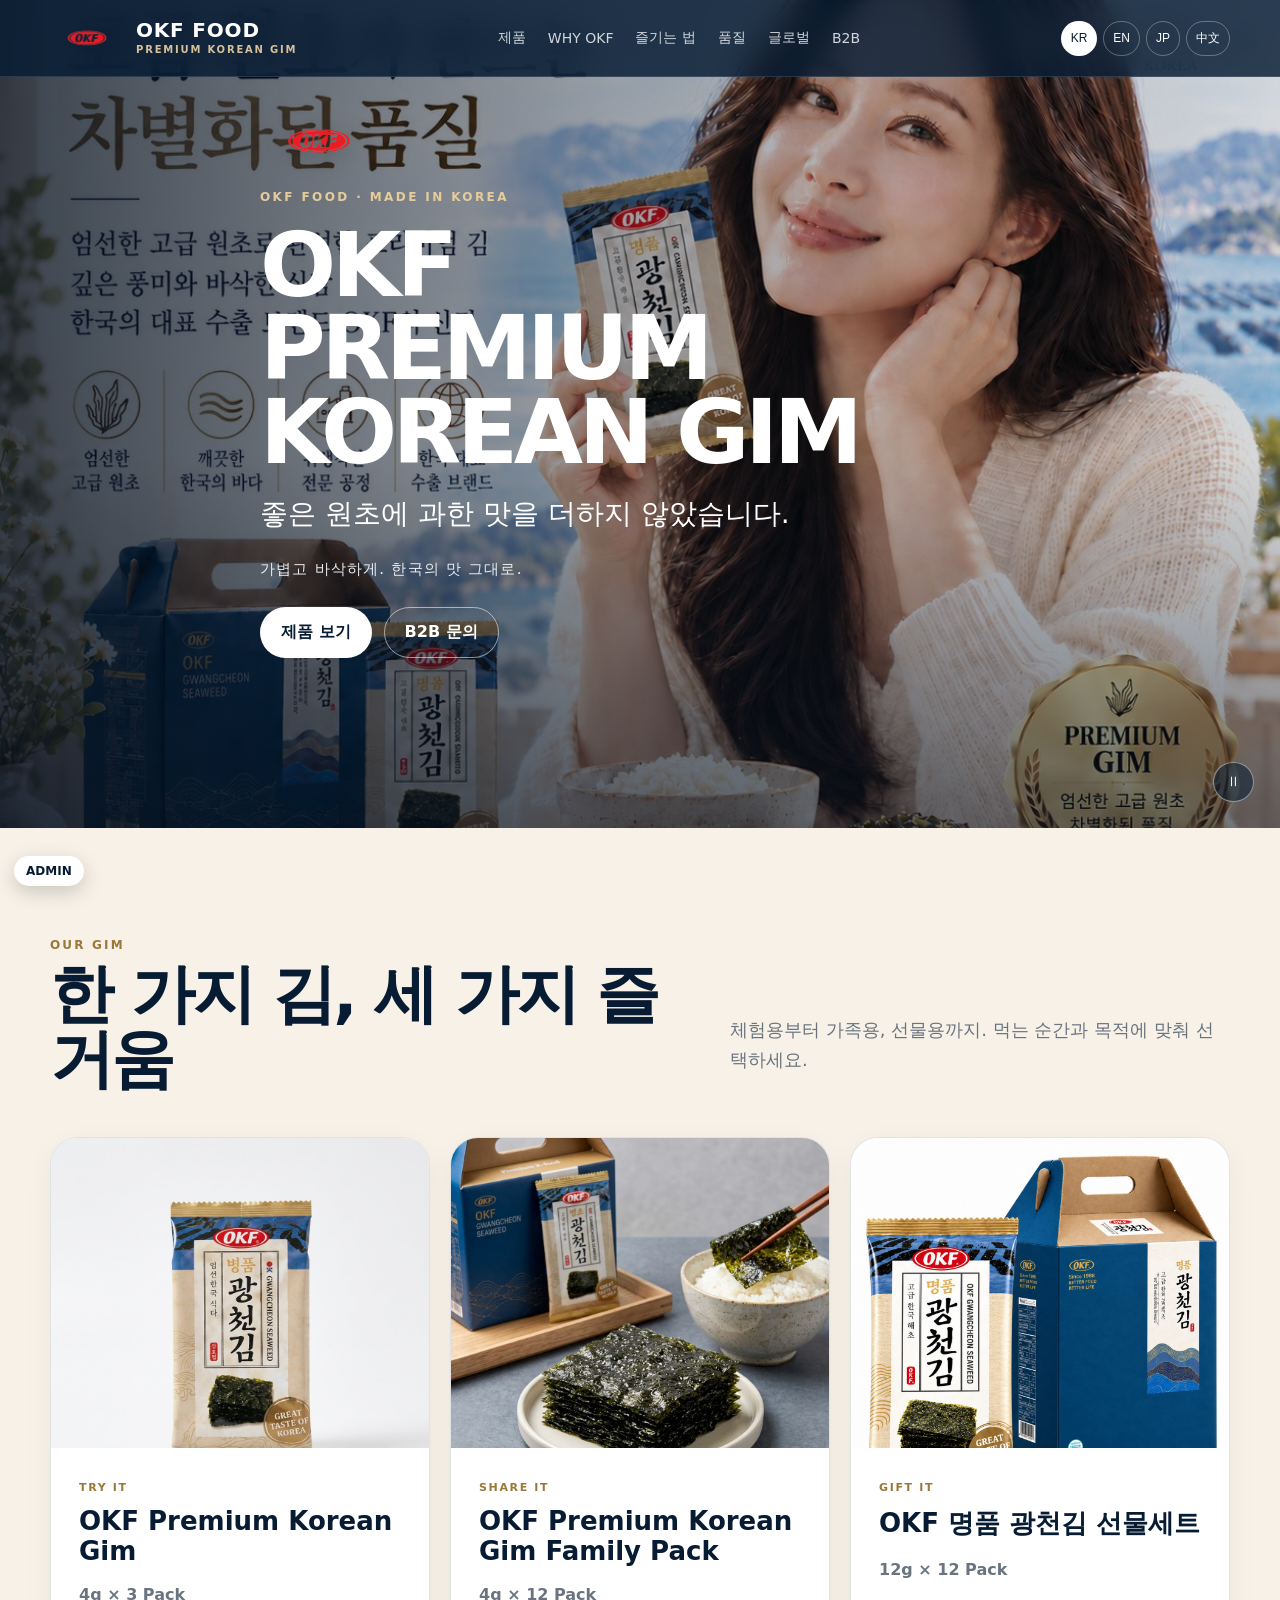
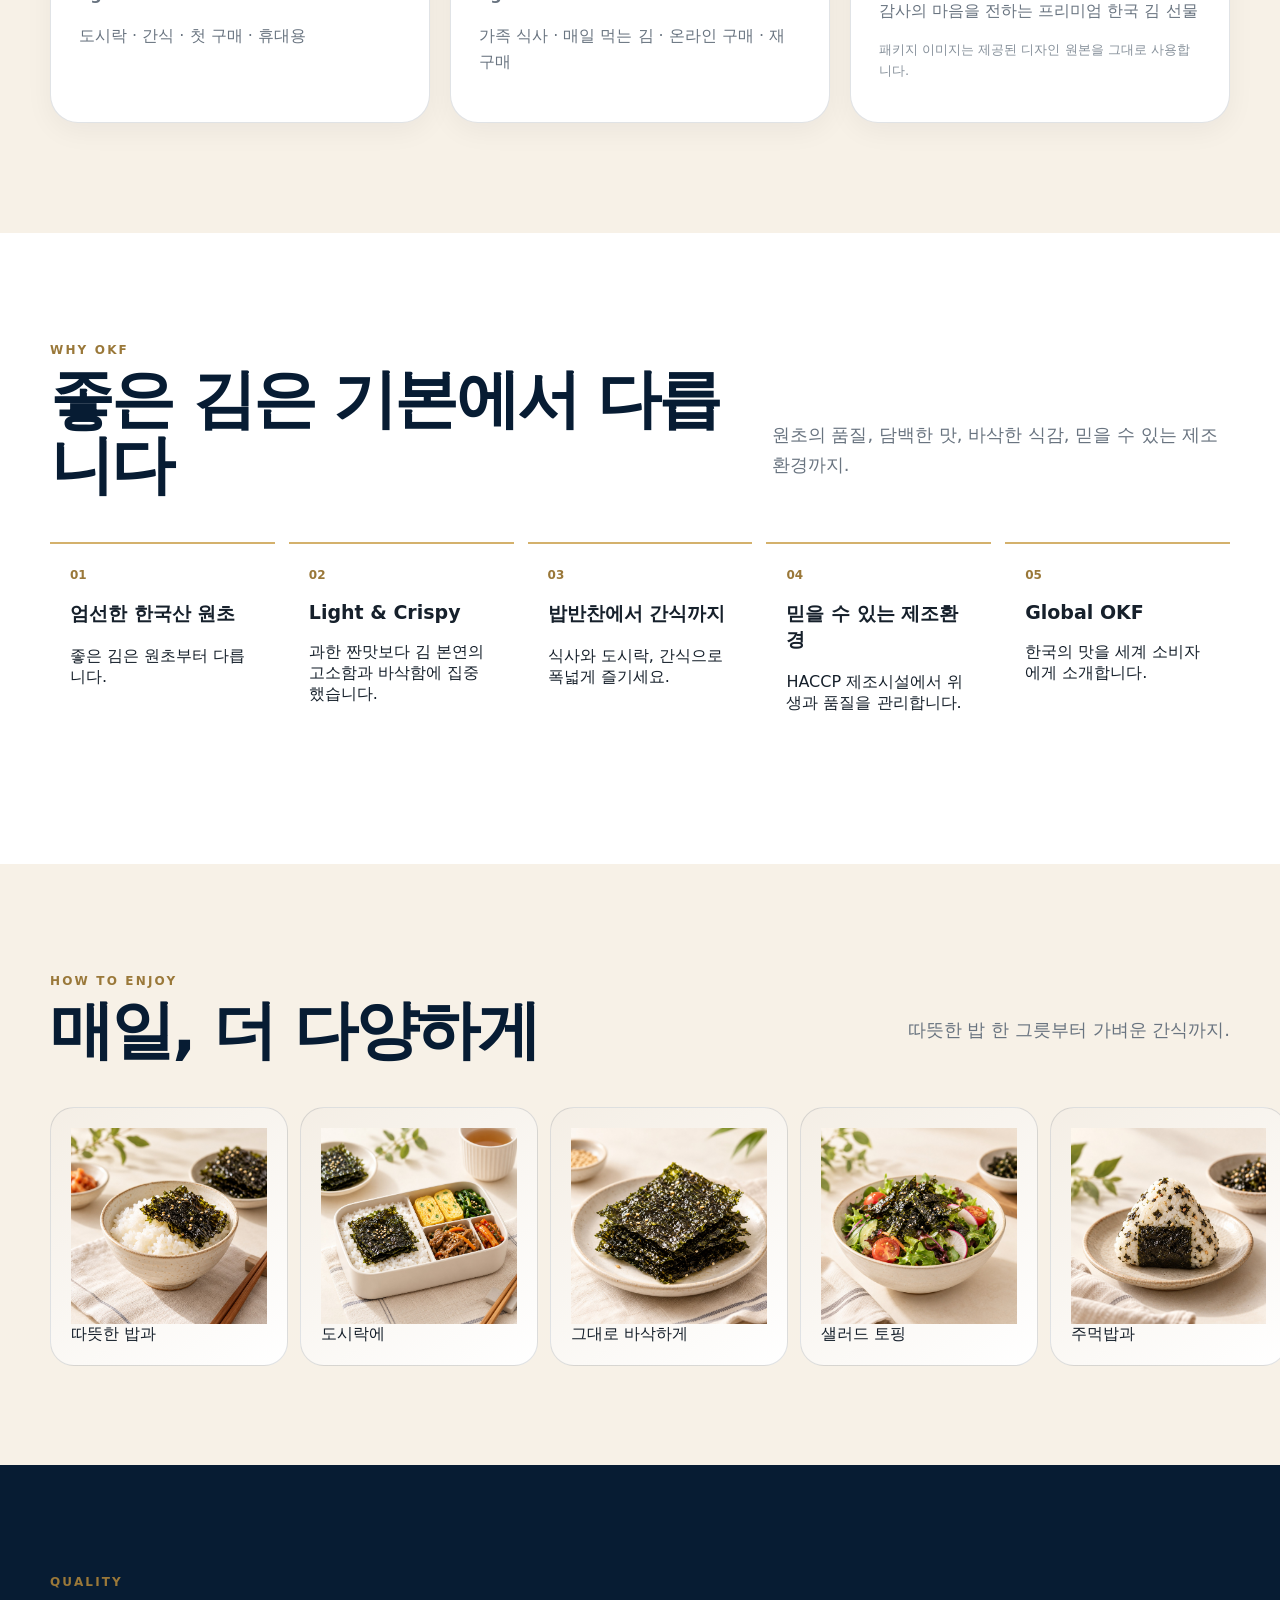
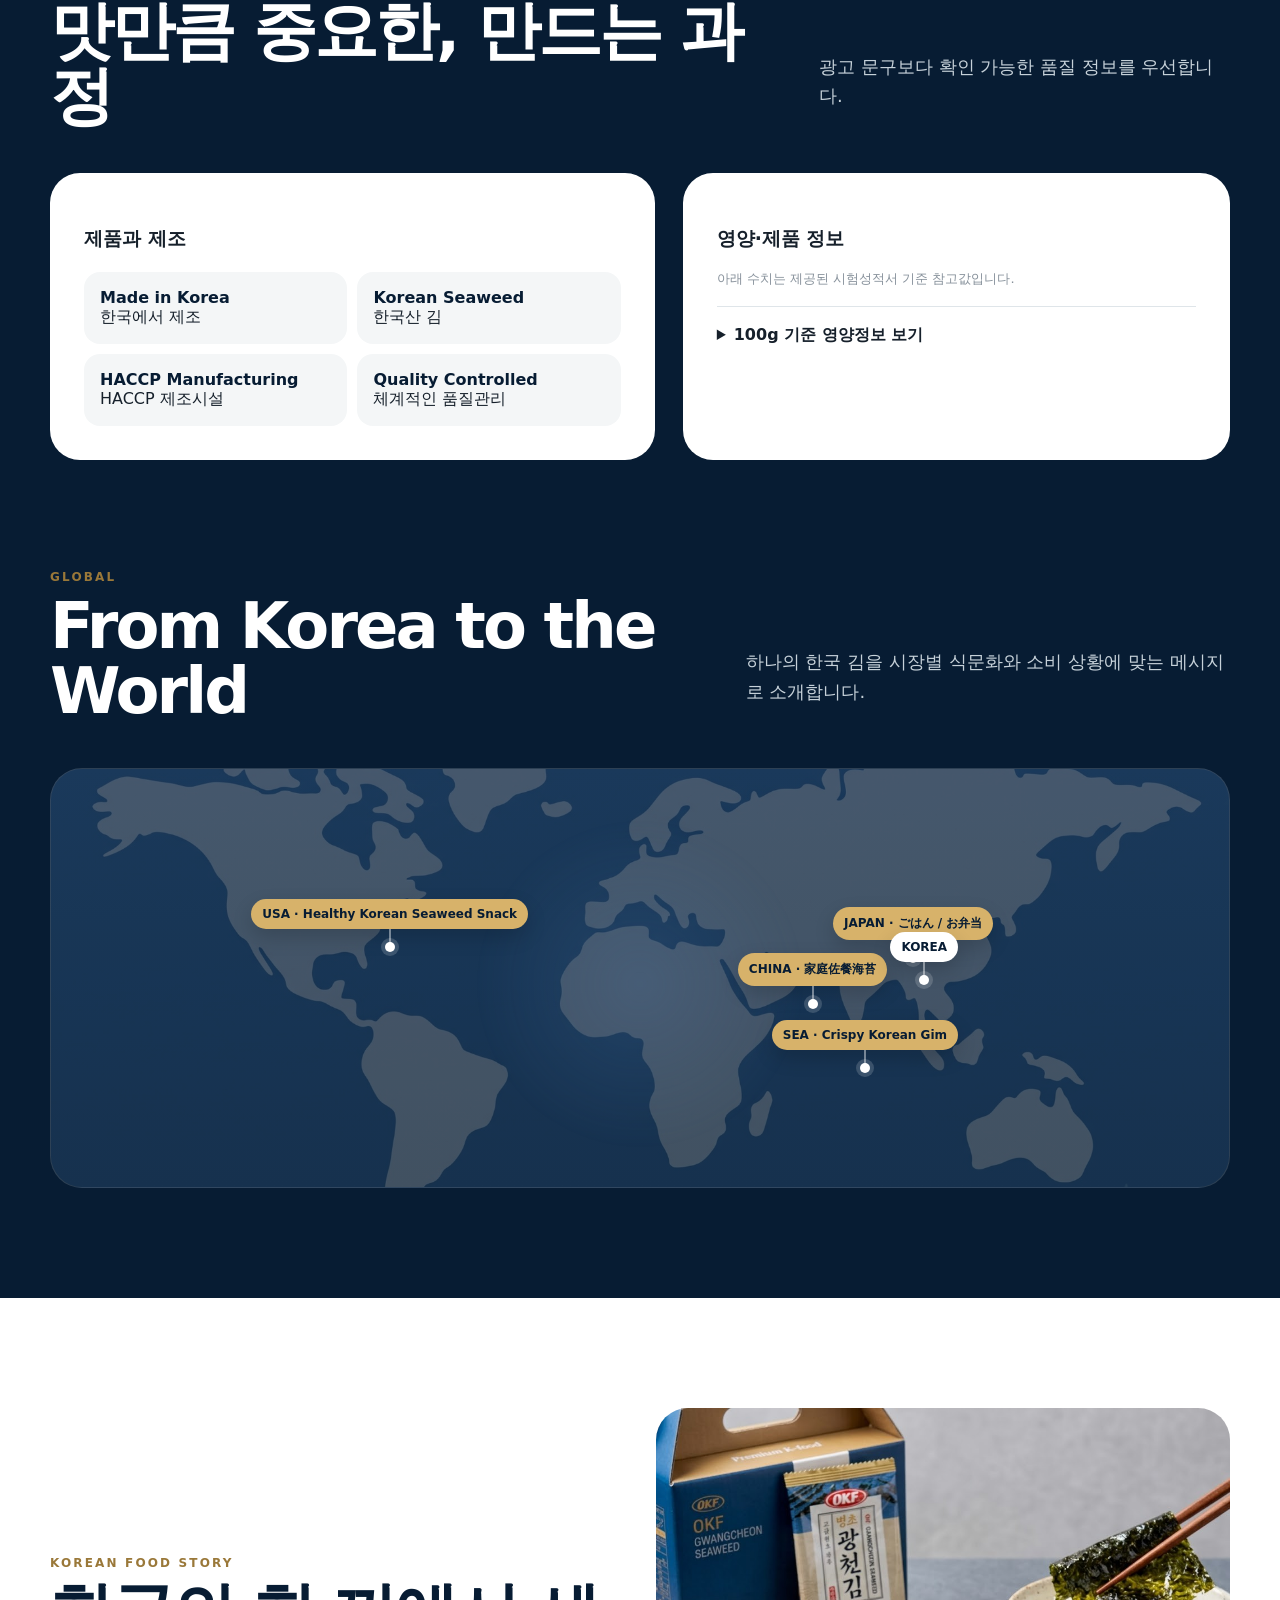
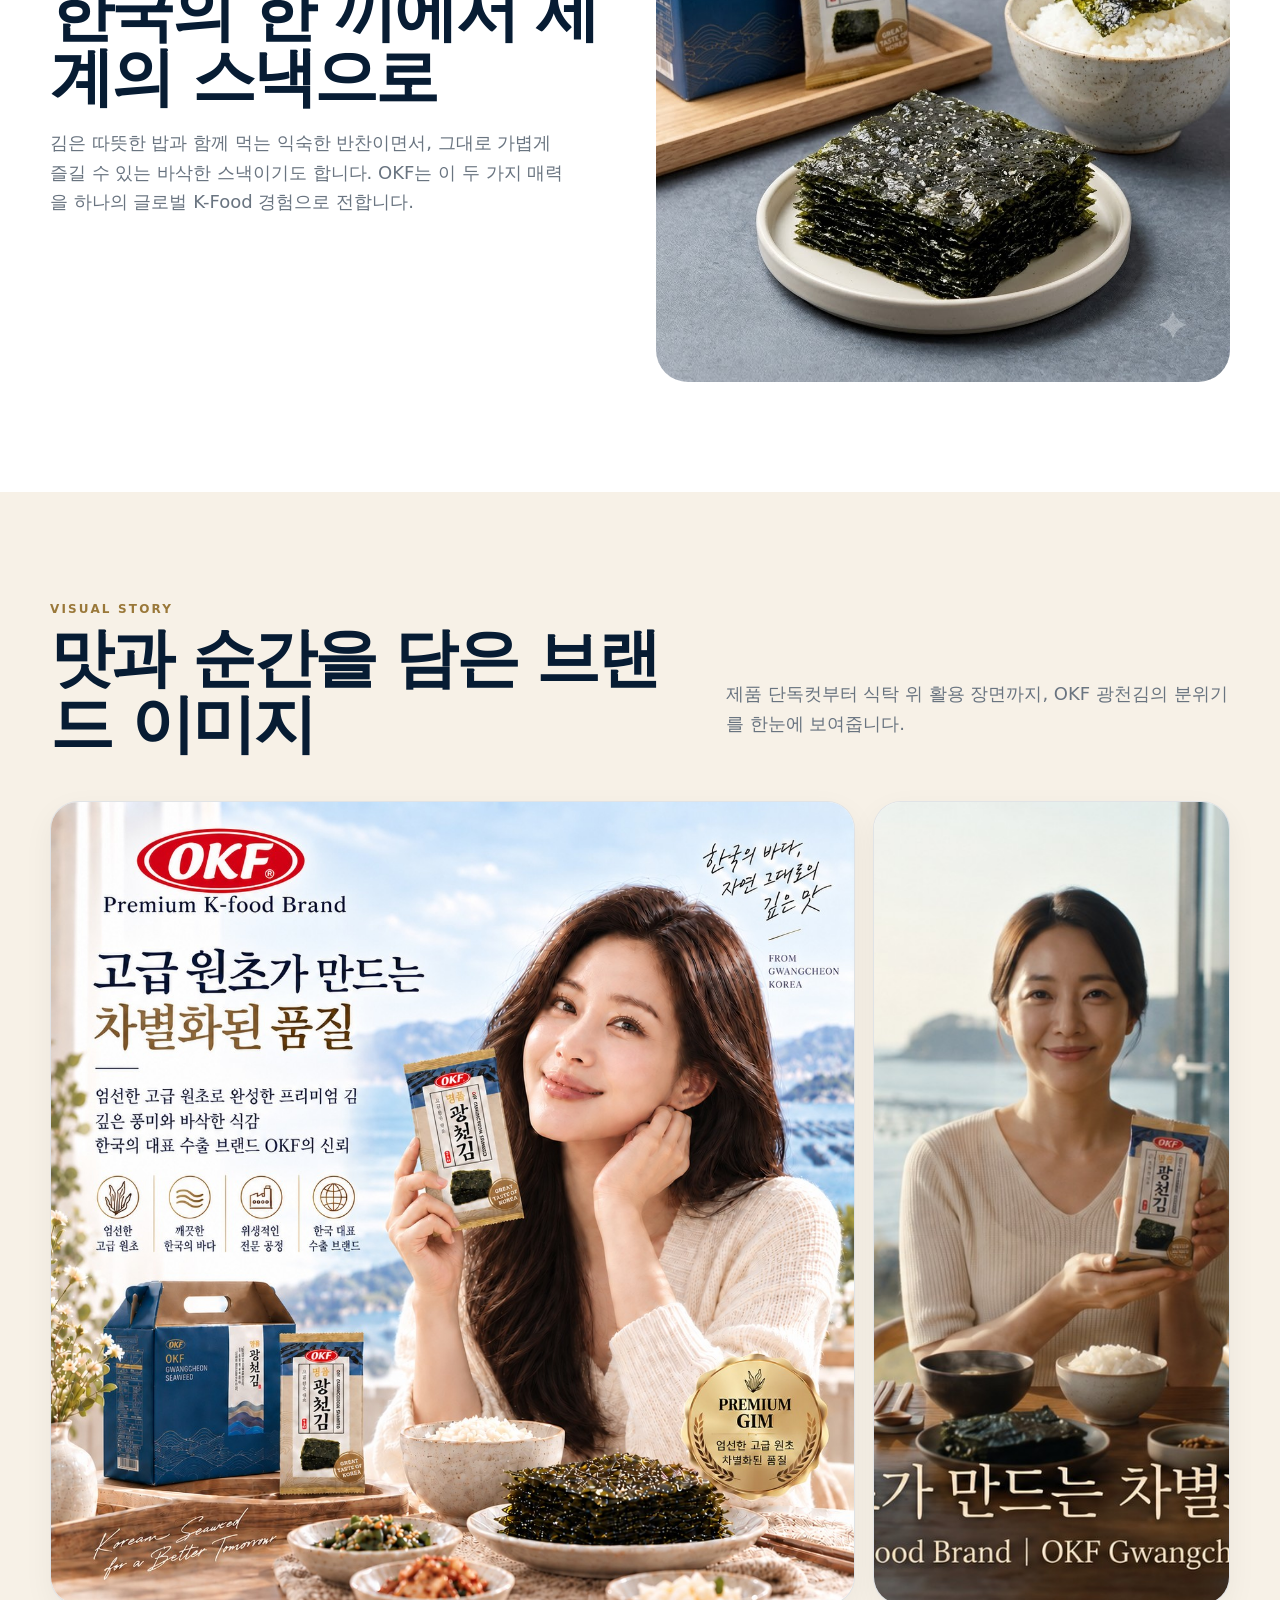
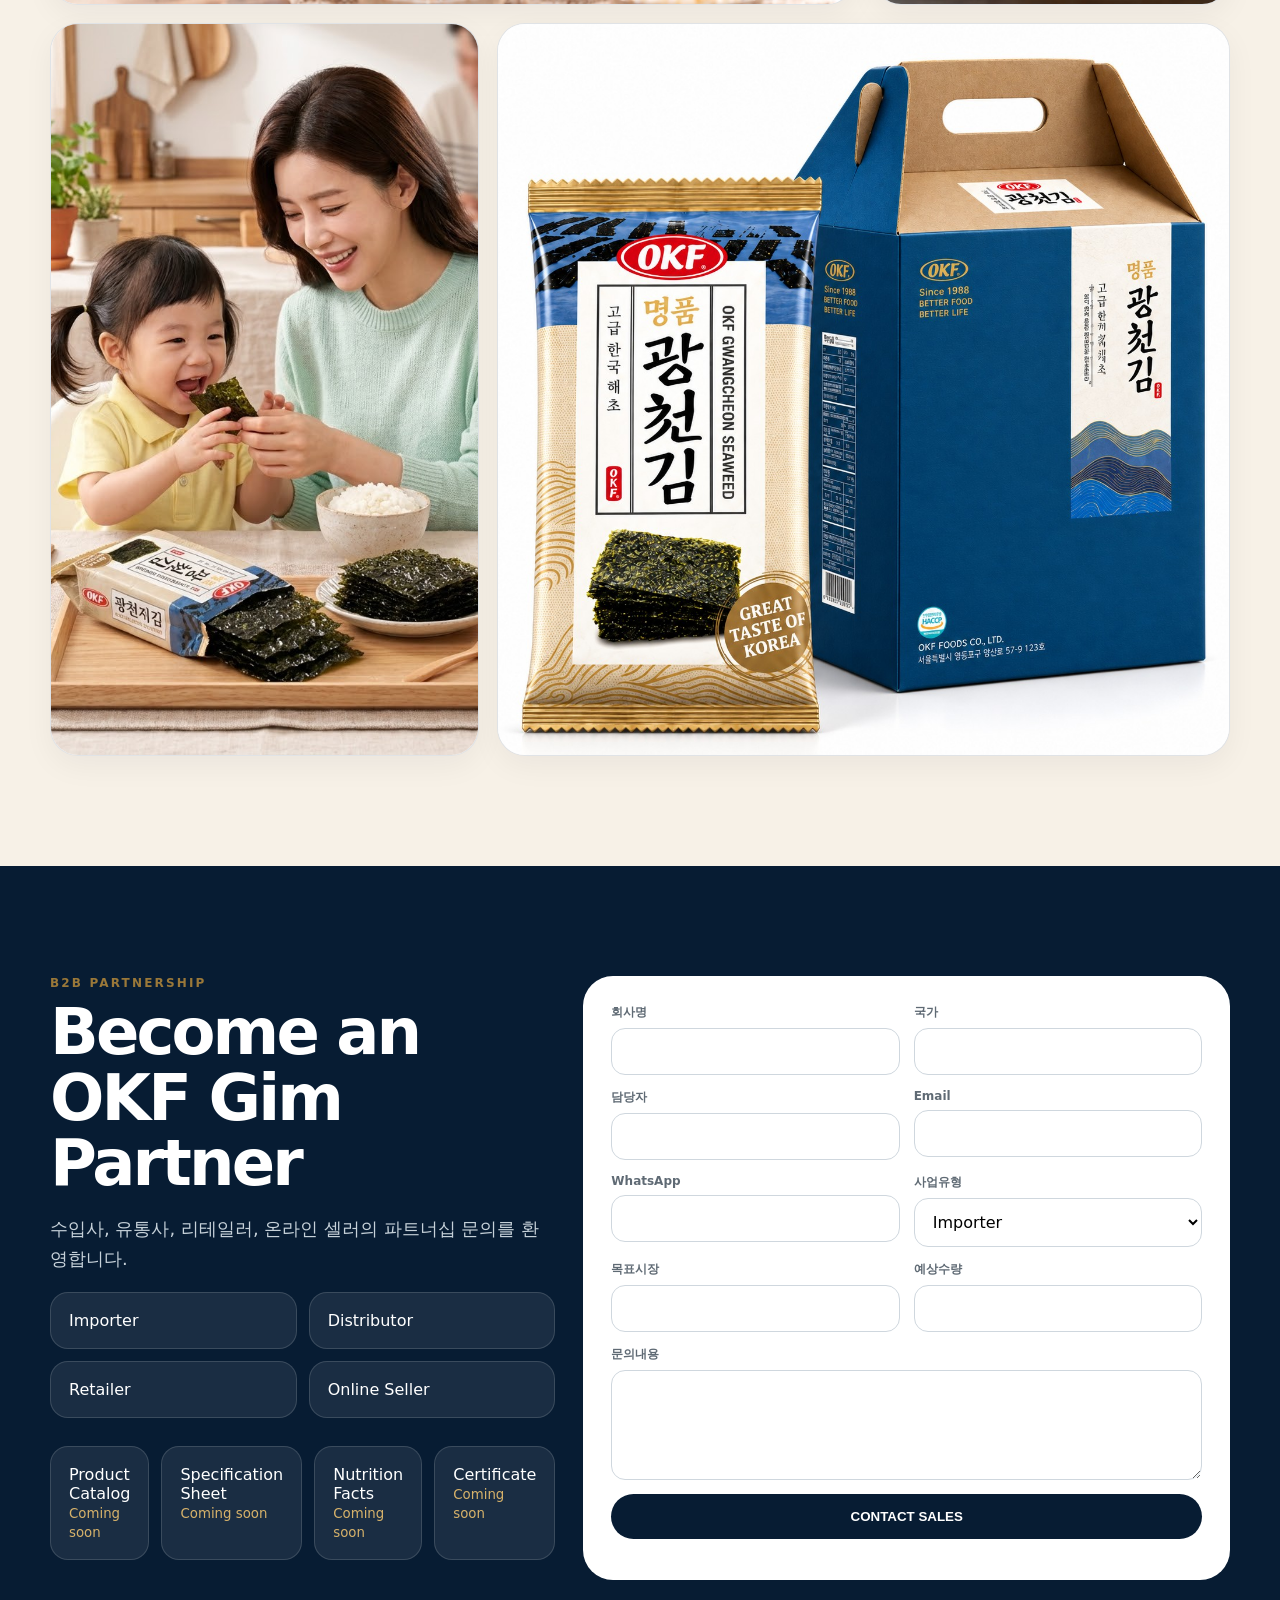
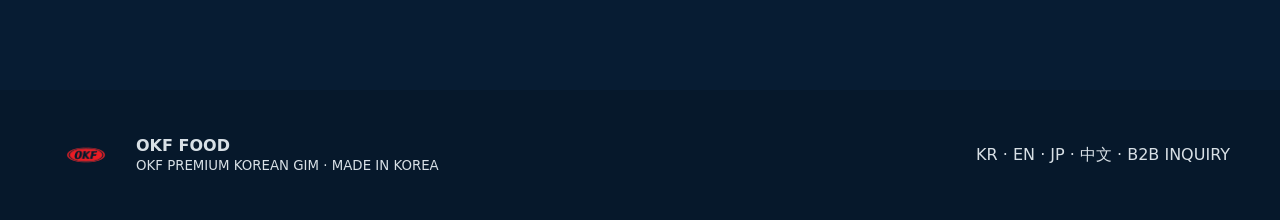
<file: okf-gim-website/index.html>
<!doctype html>
<html lang="ko">
<head>
  <meta charset="utf-8" />
  <meta name="viewport" content="width=device-width,initial-scale=1" />
  <title>OKF Premium Korean Gim</title>
  <meta name="description" content="OKF Premium Korean Gim — light, crispy, authentically Korean." />
  <style>
    :root{
      --navy:#071c33; --navy2:#0d2b4b; --ivory:#f7f1e7; --gold:#c7a15a;
      --ink:#16202b; --muted:#697480; --white:#fff; --line:rgba(7,28,51,.12);
      --radius:28px; --shadow:0 18px 60px rgba(4,23,39,.13);
    }
    *{box-sizing:border-box} html{scroll-behavior:smooth}
    body{margin:0;font-family:Inter,ui-sans-serif,system-ui,-apple-system,"Segoe UI","Noto Sans KR","Noto Sans JP","Noto Sans SC",Arial,sans-serif;color:var(--ink);background:#fff}
    a{text-decoration:none;color:inherit}
    img,video{max-width:100%;display:block}
    .wrap{width:min(1180px,calc(100% - 40px));margin:auto}
    .topbar{position:fixed;top:0;left:0;right:0;z-index:40;background:rgba(7,28,51,.82);backdrop-filter:blur(14px);border-bottom:1px solid rgba(255,255,255,.12)}
    .nav{height:76px;display:flex;align-items:center;justify-content:space-between;gap:20px}
    .brand{display:flex;align-items:center;gap:12px;color:white}
    .brand-mark{width:74px;height:auto;display:block;filter:drop-shadow(0 1px 3px rgba(0,0,0,.12))}
    .brand-copy{font-weight:850;letter-spacing:.04em;color:white;font-size:20px;line-height:1.05}
    .brand-copy small{display:block;font-weight:600;font-size:10px;letter-spacing:.18em;color:#d7c19a;margin-top:4px}
    .navlinks{display:flex;gap:22px;color:#eef2f5;font-size:14px;align-items:center}
    .navlinks a{opacity:.86}.navlinks a:hover{opacity:1}
    .langs{display:flex;gap:6px}.langs button{border:1px solid rgba(255,255,255,.3);background:transparent;color:white;padding:8px 9px;border-radius:999px;cursor:pointer;font-size:12px}
    .langs button.active{background:#fff;color:var(--navy)}
    .hero{height:92vh;min-height:680px;position:relative;display:flex;align-items:end;overflow:hidden;background:var(--navy)}
    .hero video,.hero .poster{position:absolute;inset:0;width:100%;height:100%;object-fit:cover}
    .hero:after{content:"";position:absolute;inset:0;background:linear-gradient(90deg,rgba(3,14,28,.78) 0%,rgba(3,14,28,.38) 48%,rgba(3,14,28,.15) 100%),linear-gradient(0deg,rgba(3,14,28,.48),transparent 45%)}
    .hero-content{position:relative;z-index:2;color:#fff;padding:0 0 82px;max-width:760px}
    .hero-logo{width:118px;height:auto;margin:0 0 18px;filter:drop-shadow(0 4px 12px rgba(0,0,0,.25))}
    .eyebrow{text-transform:uppercase;letter-spacing:.2em;font-size:12px;font-weight:800;color:#e6cc98;margin-bottom:20px}
    h1{font-size:clamp(52px,7vw,92px);line-height:.93;margin:0 0 22px;letter-spacing:-.05em}
    .hero p{font-size:clamp(21px,2.2vw,32px);line-height:1.28;margin:0 0 28px;max-width:680px}
    .subline{font-size:15px!important;letter-spacing:.08em;color:#e7edf2}
    .cta{display:flex;gap:12px;flex-wrap:wrap}
    .btn{display:inline-flex;align-items:center;justify-content:center;padding:14px 20px;border-radius:999px;font-weight:750;border:1px solid transparent}
    .btn.primary{background:white;color:var(--navy)} .btn.ghost{border-color:rgba(255,255,255,.55);color:white}
    .video-control{position:absolute;right:26px;bottom:26px;z-index:3;border:1px solid rgba(255,255,255,.45);background:rgba(7,28,51,.55);color:white;border-radius:999px;padding:10px 13px;cursor:pointer}
    section{padding:110px 0}
    .section-head{display:flex;justify-content:space-between;gap:30px;align-items:end;margin-bottom:44px}
    .kicker{font-size:12px;font-weight:850;letter-spacing:.18em;color:#9a7839;text-transform:uppercase}
    h2{font-size:clamp(38px,5vw,64px);line-height:1.02;letter-spacing:-.045em;margin:10px 0 0;color:var(--navy)}
    .lede{max-width:520px;font-size:18px;line-height:1.65;color:var(--muted)}
    .ivory{background:var(--ivory)} .navy{background:var(--navy);color:white}.navy h2{color:white}
    .cards{display:grid;grid-template-columns:repeat(3,1fr);gap:20px}
    .card{background:white;border:1px solid var(--line);border-radius:var(--radius);padding:28px;box-shadow:0 8px 28px rgba(6,28,49,.05)}
    .product-card{padding:0;overflow:hidden}.product-media{height:310px;background:#ece7dd;display:grid;place-items:center;overflow:hidden}.product-media img{width:100%;height:100%;object-fit:cover}
    .product-body{padding:28px}.tag{display:inline-block;font-size:11px;font-weight:850;letter-spacing:.15em;color:#9a7839;margin-bottom:12px}
    .product-body h3,.card h3{font-size:26px;margin:0 0 10px;color:var(--navy)}
    .product-body p,.card p{color:var(--muted);line-height:1.6}
    .mini{font-size:13px;color:#87919b!important}
    .features{display:grid;grid-template-columns:repeat(5,1fr);gap:14px}.feature{padding:24px 20px;border-top:2px solid #d4b16c;background:#fff;border-radius:0 0 20px 20px}
    .feature b{display:block;font-size:12px;color:#9a7839;margin-bottom:18px}.feature h3{font-size:19px}
    .uses{display:grid;grid-template-columns:repeat(5,1fr);gap:12px}.use{aspect-ratio:1/1.04;border-radius:24px;background:linear-gradient(145deg,#f4eee5,#fff);padding:20px;display:flex;flex-direction:column;justify-content:flex-end;border:1px solid var(--line)}
    .use .icon{font-size:44px;margin-bottom:auto}.use strong{font-size:18px;color:var(--navy)}
    .quality-grid{display:grid;grid-template-columns:1.05fr .95fr;gap:28px}
    .quality-panel{border-radius:30px;padding:34px;background:#fff;color:var(--ink)}
    .facts{display:grid;grid-template-columns:repeat(2,1fr);gap:10px;margin-top:20px}.fact{padding:16px;border-radius:16px;background:#f4f6f7}.fact b{display:block;color:var(--navy)}
    details{margin-top:18px;border-top:1px solid #dfe5e9;padding-top:18px}summary{cursor:pointer;font-weight:800}
    .map{min-height:420px;border-radius:32px;background:linear-gradient(180deg,#0d2744 0%,#081f36 100%);position:relative;overflow:hidden;border:1px solid rgba(255,255,255,.15)}
    .map:before{content:"";position:absolute;inset:0;opacity:.24;background:url("assets/world-map.jpg") center/cover no-repeat;mix-blend-mode:screen}
    .map:after{content:"";position:absolute;inset:auto auto 8% 50%;width:340px;height:340px;transform:translateX(-50%);background:radial-gradient(circle,rgba(88,135,189,.18),rgba(88,135,189,0) 68%);filter:blur(4px);pointer-events:none}
    .world-svg{display:none}
    .pin{position:absolute;z-index:2;background:#d7b26a;color:#071c33;font-weight:850;padding:8px 11px;border-radius:999px;font-size:12px;box-shadow:0 8px 20px rgba(0,0,0,.16)}
    .pin:before{content:"";position:absolute;left:50%;bottom:-18px;width:2px;height:18px;background:rgba(255,255,255,.42);transform:translateX(-50%)}
    .pin:after{content:"";position:absolute;left:50%;bottom:-23px;width:10px;height:10px;border-radius:50%;background:#fff;transform:translateX(-50%);box-shadow:0 0 0 4px rgba(255,255,255,.16)}
    .pin.us{left:17%;top:31%}.pin.jp{right:20%;top:33%}.pin.cn{right:29%;top:44%}.pin.sea{right:23%;top:60%}.pin.kr{right:23%;top:39%;background:#fff}
    .story{display:grid;grid-template-columns:1fr 1fr;gap:32px;align-items:center}.story-image{border-radius:32px;overflow:hidden;min-height:420px;background:#ddd}.story-image img{width:100%;height:100%;object-fit:cover}
    .gallery-grid{display:grid;grid-template-columns:1.2fr 1fr 1fr;gap:18px}.gallery-item{border-radius:28px;overflow:hidden;background:#fff;border:1px solid var(--line);box-shadow:0 10px 30px rgba(6,28,49,.05)}.gallery-item img{width:100%;height:100%;display:block;object-fit:cover}.gallery-item.tall{min-height:290px}.gallery-item.wide{grid-column:span 2;min-height:290px}.gallery-item.poster img{object-position:center top}
    .b2b-grid{display:grid;grid-template-columns:.85fr 1.15fr;gap:28px}
    form{background:#fff;border-radius:30px;padding:28px;color:var(--ink)}
    .form-grid{display:grid;grid-template-columns:1fr 1fr;gap:14px}.field{display:flex;flex-direction:column;gap:7px}.field.full{grid-column:1/-1}
    label{font-size:12px;font-weight:800;color:#5f6a74}input,select,textarea{width:100%;padding:13px 14px;border:1px solid #cfd7de;border-radius:14px;font:inherit;background:#fff}
    textarea{min-height:110px;resize:vertical}.submit{margin-top:14px;width:100%;border:0;background:var(--navy);color:#fff;padding:15px;border-radius:999px;font-weight:850;cursor:pointer}
    .audience{display:grid;grid-template-columns:1fr 1fr;gap:12px}.audience div{padding:18px;border-radius:18px;background:rgba(255,255,255,.08);border:1px solid rgba(255,255,255,.14)}
    footer{padding:46px 0;background:#06182b;color:#d8e0e6}.footer-row{display:flex;justify-content:space-between;gap:24px;align-items:center;flex-wrap:wrap}
    .downloads{display:grid;grid-template-columns:repeat(4,1fr);gap:12px;margin-top:28px}.download{padding:18px;border-radius:18px;background:rgba(255,255,255,.08);border:1px solid rgba(255,255,255,.14)}.download small{color:#d7b26a}
    .menu-btn{display:none}
    @media (max-width:900px){
      .navlinks{display:none}.menu-btn{display:block;color:white;background:none;border:0;font-size:24px}.langs{margin-left:auto}
      .cards{grid-template-columns:1fr}.features,.uses{grid-template-columns:1fr 1fr}.quality-grid,.story,.b2b-grid{grid-template-columns:1fr}.downloads{grid-template-columns:1fr 1fr}
      .hero{min-height:620px;height:88vh}.hero-content{padding-bottom:62px}.world-svg{padding:26px 20px}.pin{font-size:11px;padding:7px 10px}.pin.us{left:10%;top:28%}.pin.jp{right:11%;top:31%}.pin.cn{right:24%;top:44%}.pin.sea{right:16%;top:63%}.pin.kr{right:18%;top:39%}.gallery-grid{grid-template-columns:1fr 1fr}.gallery-item.wide{grid-column:span 2}
    }
    @media (max-width:560px){
      .wrap{width:min(100% - 28px,1180px)}.nav{height:68px}.brand-mark{width:60px}.brand-copy{font-size:17px}.langs button{padding:7px 8px}
      section{padding:82px 0}.features,.uses,.form-grid,.downloads,.gallery-grid{grid-template-columns:1fr}.section-head{display:block}.lede{margin-top:18px}.map{min-height:340px}.world-svg{padding:18px 12px}.pin{font-size:10px;padding:6px 8px}.pin.us{left:7%;top:29%}.pin.jp{right:5%;top:29%}.pin.cn{right:17%;top:44%}.pin.sea{right:9%;top:64%}.pin.kr{right:11%;top:39%}.gallery-item.wide{grid-column:auto}
      h1{font-size:48px}.hero p{font-size:22px}.video-control{right:14px;bottom:14px}.quality-panel{padding:24px}.facts{grid-template-columns:1fr}
    }
    @media (prefers-reduced-motion:reduce){html{scroll-behavior:auto}.hero video{display:none}}
  </style>
</head>
<body>
<header class="topbar">
  <div class="wrap nav">
    <a class="brand" href="#home"><img src="assets/okf-logo.png" alt="OKF logo" class="brand-mark" data-cms-image="logo"><span class="brand-copy">OKF FOOD<small>PREMIUM KOREAN GIM</small></span></a>
    <nav class="navlinks">
      <a href="#products" data-t="navProducts"></a><a href="#why" data-t="navWhy"></a><a href="#enjoy" data-t="navEnjoy"></a><a href="#quality" data-t="navQuality"></a><a href="#global" data-t="navGlobal"></a><a href="#b2b">B2B</a>
    </nav>
    <div class="langs"><button data-lang="ko" class="active">KR</button><button data-lang="en">EN</button><button data-lang="ja">JP</button><button data-lang="zh">中文</button></div>
  </div>
</header>

<main>
<section class="hero" id="home">
  <img class="poster" src="assets/hero-poster.jpg" alt="OKF Korean Gim lifestyle image" data-cms-image="heroPoster" />
  <video id="heroVideo" autoplay muted loop playsinline poster="assets/hero-poster.jpg"><source src="assets/okf-gim-promo.mp4" type="video/mp4"></video>
  <div class="wrap hero-content">
    <img src="assets/okf-logo.png" alt="OKF logo" class="hero-logo" data-cms-image="logo"><div class="eyebrow">OKF FOOD · MADE IN KOREA</div>
    <h1>OKF<br>PREMIUM<br>KOREAN GIM</h1>
    <p data-t="hero" data-cms="hero"></p>
    <p class="subline" data-t="subline" data-cms="subline"></p>
    <div class="cta"><a href="#products" class="btn primary" data-t="ctaProducts"></a><a href="#b2b" class="btn ghost" data-t="ctaB2B"></a></div>
  </div>
  <button class="video-control" id="videoControl" aria-label="Pause video">Ⅱ</button>
</section>

<section id="products" class="ivory">
  <div class="wrap">
    <div class="section-head"><div><div class="kicker">OUR GIM</div><h2 data-t="productsTitle" data-cms="productsTitle"></h2></div><p class="lede" data-t="productsLede" data-cms="productsLede"></p></div>
    <div class="cards">
      <article class="card product-card"><div class="product-media"><img src="assets/product-pack.jpg" alt="OKF Premium Korean Gim product pack" data-cms-image="package"></div><div class="product-body"><span class="tag">TRY IT</span><h3>OKF Premium Korean Gim</h3><p><strong>4g × 3 Pack</strong></p><p data-t="tryUse"></p></div></article>
      <article class="card product-card"><div class="product-media"><img src="assets/product-meal.jpg" alt="OKF Korean Gim served with rice" data-cms-image="share"></div><div class="product-body"><span class="tag">SHARE IT</span><h3>OKF Premium Korean Gim Family Pack</h3><p><strong>4g × 12 Pack</strong></p><p data-t="shareUse"></p></div></article>
      <article class="card product-card"><div class="product-media"><img src="assets/gift-box-design.jpg" alt="OKF premium Korean seaweed gift box" data-cms-image="gift"></div><div class="product-body"><span class="tag">GIFT IT</span><h3 data-t="giftTitle" data-cms="giftTitle"></h3><p><strong>12g × 12 Pack</strong></p><p data-t="giftUse" data-cms="giftUse"></p><p class="mini" data-t="artNote"></p></div></article>
    </div>
  </div>
</section>

<section id="why">
  <div class="wrap"><div class="section-head"><div><div class="kicker">WHY OKF</div><h2 data-t="whyTitle" data-cms="whyTitle"></h2></div><p class="lede" data-t="whyLede" data-cms="whyLede"></p></div>
    <div class="features">
      <div class="feature"><b>01</b><h3 data-t="f1t"></h3><p data-t="f1p"></p></div>
      <div class="feature"><b>02</b><h3>Light & Crispy</h3><p data-t="f2p"></p></div>
      <div class="feature"><b>03</b><h3 data-t="f3t"></h3><p data-t="f3p"></p></div>
      <div class="feature"><b>04</b><h3 data-t="f4t"></h3><p data-t="f4p"></p></div>
      <div class="feature"><b>05</b><h3>Global OKF</h3><p data-t="f5p"></p></div>
    </div>
  </div>
</section>

<section id="enjoy" class="ivory">
  <div class="wrap"><div class="section-head"><div><div class="kicker">HOW TO ENJOY</div><h2 data-t="enjoyTitle" data-cms="enjoyTitle"></h2></div><p class="lede" data-t="enjoyLede" data-cms="enjoyLede"></p></div>
    <div class="uses">
      <div class="use"><img src="assets/enjoy-rice.jpg" alt="OKF Korean Gim with warm rice" data-cms-image="enjoy1"><div class="label" data-t="u1"></div></div>
      <div class="use"><img src="assets/enjoy-lunchbox.jpg" alt="OKF Korean Gim in a Korean lunchbox" data-cms-image="enjoy2"><div class="label" data-t="u2"></div></div>
      <div class="use"><img src="assets/enjoy-snack.jpg" alt="Crispy roasted seaweed snack" data-cms-image="enjoy3"><div class="label" data-t="u3"></div></div>
      <div class="use"><img src="assets/enjoy-salad.jpg" alt="Seaweed salad topping" data-cms-image="enjoy4"><div class="label" data-t="u4"></div></div>
      <div class="use"><img src="assets/enjoy-riceball.jpg" alt="Seaweed rice ball" data-cms-image="enjoy5"><div class="label" data-t="u5"></div></div>
    </div>
  </div>
</section>

<section id="quality" class="navy">
  <div class="wrap"><div class="section-head"><div><div class="kicker">QUALITY</div><h2 data-t="qualityTitle" data-cms="qualityTitle"></h2></div><p class="lede" style="color:#c6d1d9" data-t="qualityLede" data-cms="qualityLede"></p></div>
    <div class="quality-grid">
      <div class="quality-panel"><h3 data-t="qualityFacts"></h3><div class="facts">
        <div class="fact"><b>Made in Korea</b><span data-t="q1"></span></div>
        <div class="fact"><b>Korean Seaweed</b><span data-t="q2"></span></div>
        <div class="fact"><b>HACCP Manufacturing</b><span data-t="q3"></span></div>
        <div class="fact"><b>Quality Controlled</b><span data-t="q4"></span></div>
      </div></div>
      <div class="quality-panel"><h3 data-t="nutrition"></h3><p class="mini" data-t="nutritionNote"></p><details><summary data-t="openNutrition"></summary><p class="mini">Per 100g · Energy 560.1 kcal · Fat 38.1g · Saturated Fat 3.4g · Sodium 1,519.6mg · Carbohydrate 30.8g · Dietary Fiber 30.2g · Sugars 0.1g · Protein 23.5g · Calcium 108mg · Potassium 1,094mg · Iron 6.2mg</p><p class="mini" data-t="ndNote"></p></details></div>
    </div>
  </div>
</section>

<section id="global" class="navy" style="padding-top:0">
  <div class="wrap"><div class="section-head"><div><div class="kicker">GLOBAL</div><h2>From Korea to the World</h2></div><p class="lede" style="color:#c6d1d9" data-t="globalLede" data-cms="globalLede"></p></div>
    <div class="map" role="img" aria-label="World map showing key OKF Gim market messages">
      <span class="pin us">USA · Healthy Korean Seaweed Snack</span><span class="pin jp">JAPAN · ごはん / お弁当</span><span class="pin cn">CHINA · 家庭佐餐海苔</span><span class="pin sea">SEA · Crispy Korean Gim</span><span class="pin kr">KOREA</span></div>
  </div>
</section>

<section>
  <div class="wrap story"><div><div class="kicker">KOREAN FOOD STORY</div><h2 data-t="storyTitle" data-cms="storyTitle"></h2><p class="lede" data-t="storyText" data-cms="storyText"></p></div><div class="story-image"><img src="assets/product-meal.jpg" alt="OKF Korean Gim served with rice" data-cms-image="story"></div></div>
</section>

<section id="gallery" class="ivory">
  <div class="wrap">
    <div class="section-head"><div><div class="kicker">VISUAL STORY</div><h2 data-t="galleryTitle"></h2></div><p class="lede" data-t="galleryLede"></p></div>
    <div class="gallery-grid">
      <div class="gallery-item wide poster"><img src="assets/hero-quality.jpg" alt="OKF Korean Gim key visual" data-cms-image="gallery1"></div>
      <div class="gallery-item tall"><img src="assets/poster-window.jpg" alt="Holding OKF Korean Gim gift set at the table" data-cms-image="gallery2"></div>
      <div class="gallery-item tall"><img src="assets/family-scene.jpg" alt="Family enjoying OKF Korean Gim" data-cms-image="gallery3"></div>
      <div class="gallery-item wide"><img src="assets/gift-box-design.jpg" alt="OKF Korean Gim gift box design" data-cms-image="gallery4"></div>
    </div>
  </div>
</section>

<section id="b2b" class="navy">
  <div class="wrap b2b-grid">
    <div><div class="kicker">B2B PARTNERSHIP</div><h2 data-t="b2bTitle" data-cms="b2bTitle"></h2><p class="lede" style="color:#c6d1d9" data-t="b2bLede" data-cms="b2bLede"></p><div class="audience"><div>Importer</div><div>Distributor</div><div>Retailer</div><div>Online Seller</div></div>
      <div class="downloads"><div class="download">Product Catalog<br><small>Coming soon</small></div><div class="download">Specification Sheet<br><small>Coming soon</small></div><div class="download">Nutrition Facts<br><small>Coming soon</small></div><div class="download">Certificate<br><small>Coming soon</small></div></div>
    </div>
    <form id="inquiryForm">
      <div class="form-grid">
        <div class="field"><label data-t="company"></label><input required name="company"></div>
        <div class="field"><label data-t="country"></label><input required name="country"></div>
        <div class="field"><label data-t="name"></label><input required name="name"></div>
        <div class="field"><label>Email</label><input required type="email" name="email"></div>
        <div class="field"><label>WhatsApp</label><input name="whatsapp"></div>
        <div class="field"><label data-t="business"></label><select name="business"><option>Importer</option><option>Distributor</option><option>Retailer</option><option>Online Seller</option></select></div>
        <div class="field"><label data-t="market"></label><input name="market"></div>
        <div class="field"><label data-t="qty"></label><input name="qty"></div>
        <div class="field full"><label data-t="message"></label><textarea name="message"></textarea></div>
      </div>
      <button class="submit" type="submit">CONTACT SALES</button><p id="formStatus" class="mini"></p>
    </form>
  </div>
</section>
</main>

<footer><div class="wrap footer-row"><div style="display:flex;align-items:center;gap:14px"><img src="assets/okf-logo.png" alt="OKF logo" style="width:72px;height:auto" data-cms-image="logo"><div><strong>OKF FOOD</strong><br><small>OKF PREMIUM KOREAN GIM · MADE IN KOREA</small></div></div><div>KR · EN · JP · 中文 · B2B INQUIRY</div></div></footer>

<script src="site-config.js"></script>
<script>
const T={
ko:{navProducts:"제품",navWhy:"WHY OKF",navEnjoy:"즐기는 법",navQuality:"품질",navGlobal:"글로벌",hero:"좋은 원초에 과한 맛을 더하지 않았습니다.",subline:"가볍고 바삭하게. 한국의 맛 그대로.",ctaProducts:"제품 보기",ctaB2B:"B2B 문의",productsTitle:"한 가지 김, 세 가지 즐거움",productsLede:"체험용부터 가족용, 선물용까지. 먹는 순간과 목적에 맞춰 선택하세요.",tryUse:"도시락 · 간식 · 첫 구매 · 휴대용",shareUse:"가족 식사 · 매일 먹는 김 · 온라인 구매 · 재구매",giftTitle:"OKF 명품 광천김 선물세트",giftUse:"감사의 마음을 전하는 프리미엄 한국 김 선물",artNote:"패키지 이미지는 제공된 디자인 원본을 그대로 사용합니다.",whyTitle:"좋은 김은 기본에서 다릅니다",whyLede:"원초의 품질, 담백한 맛, 바삭한 식감, 믿을 수 있는 제조환경까지.",f1t:"엄선한 한국산 원초",f1p:"좋은 김은 원초부터 다릅니다.",f2p:"과한 짠맛보다 김 본연의 고소함과 바삭함에 집중했습니다.",f3t:"밥반찬에서 간식까지",f3p:"식사와 도시락, 간식으로 폭넓게 즐기세요.",f4t:"믿을 수 있는 제조환경",f4p:"HACCP 제조시설에서 위생과 품질을 관리합니다.",f5p:"한국의 맛을 세계 소비자에게 소개합니다.",enjoyTitle:"매일, 더 다양하게",enjoyLede:"따뜻한 밥 한 그릇부터 가벼운 간식까지.",u1:"따뜻한 밥과",u2:"도시락에",u3:"그대로 바삭하게",u4:"샐러드 토핑",u5:"주먹밥과",qualityTitle:"맛만큼 중요한, 만드는 과정",qualityLede:"광고 문구보다 확인 가능한 품질 정보를 우선합니다.",qualityFacts:"제품과 제조",q1:"한국에서 제조",q2:"한국산 김",q3:"HACCP 제조시설",q4:"체계적인 품질관리",nutrition:"영양·제품 정보",nutritionNote:"아래 수치는 제공된 시험성적서 기준 참고값입니다.",openNutrition:"100g 기준 영양정보 보기",ndNote:"트랜스지방·콜레스테롤·비타민D는 숫자 0이 아닌 ‘불검출’로 기록되었습니다. 실제 판매 전 국가별 라벨과 반드시 일치시켜야 합니다.",globalLede:"하나의 한국 김을 시장별 식문화와 소비 상황에 맞는 메시지로 소개합니다.",galleryTitle:"맛과 순간을 담은 브랜드 이미지",galleryLede:"제품 단독컷부터 식탁 위 활용 장면까지, OKF 광천김의 분위기를 한눈에 보여줍니다.",storyTitle:"한국의 한 끼에서 세계의 스낵으로",storyText:"김은 따뜻한 밥과 함께 먹는 익숙한 반찬이면서, 그대로 가볍게 즐길 수 있는 바삭한 스낵이기도 합니다. OKF는 이 두 가지 매력을 하나의 글로벌 K-Food 경험으로 전합니다.",b2bTitle:"Become an OKF Gim Partner",b2bLede:"수입사, 유통사, 리테일러, 온라인 셀러의 파트너십 문의를 환영합니다.",company:"회사명",country:"국가",name:"담당자",business:"사업유형",market:"목표시장",qty:"예상수량",message:"문의내용",formSuccess:"현재 데모 사이트라 문의 내용은 전송·저장되지 않습니다."},
en:{navProducts:"Products",navWhy:"Why OKF",navEnjoy:"How to Enjoy",navQuality:"Quality",navGlobal:"Global",hero:"Great Gim Begins with Better Seaweed.",subline:"Light. Crispy. Authentically Korean.",ctaProducts:"View Products",ctaB2B:"B2B Inquiry",productsTitle:"One Gim, Three Ways to Enjoy",productsLede:"From trial packs to family packs and premium gifting, choose the format that fits the moment.",tryUse:"Lunchbox · Snack · First Try · Convenience",shareUse:"Family meals · Daily use · Online · Repeat purchase",giftTitle:"OKF Premium Korean Gim Gift Set",giftUse:"A refined Korean food gift for meaningful occasions.",artNote:"Supplied package artwork is used without re-typesetting label content.",whyTitle:"The Difference Starts with the Basics",whyLede:"Selected Korean seaweed, balanced seasoning, crisp texture and trusted production.",f1t:"Selected Korean Seaweed",f1p:"Good gim starts with good seaweed.",f2p:"Focused on savory flavor and crisp texture rather than excessive saltiness.",f3t:"For Meals & Snacks",f3p:"Enjoy it with meals, lunchboxes or straight from the pack.",f4t:"Trusted Production",f4p:"Produced in a HACCP manufacturing facility with controlled quality processes.",f5p:"Sharing Korean flavor with consumers around the world.",enjoyTitle:"More Ways to Enjoy, Every Day",enjoyLede:"From a warm bowl of rice to a light, crispy snack.",u1:"With Rice",u2:"Lunchbox",u3:"Snack",u4:"Salad Topping",u5:"Rice Ball",qualityTitle:"Quality You Can See Beyond the Taste",qualityLede:"We prioritize verifiable product and manufacturing information over exaggerated claims.",qualityFacts:"Product & Production",q1:"Made in Korea",q2:"Korean seaweed",q3:"HACCP manufacturing facility",q4:"Quality-controlled production",nutrition:"Nutrition & Product Info",nutritionNote:"Reference values below are based on the supplied test report.",openNutrition:"View nutrition per 100g",ndNote:"Trans fat, cholesterol and vitamin D were recorded as non-detected, not numeric zero. Market labels must be verified before publication.",globalLede:"One Korean gim, expressed with market-relevant serving ideas and messaging.",galleryTitle:"Brand Visuals",galleryLede:"From clean pack shots to at-table lifestyle scenes, explore the mood of OKF Gwangcheon Seaweed.",storyTitle:"From the Korean Table to a Global Snack",storyText:"Gim is both a familiar companion to rice in Korea and a light, crispy snack on its own. OKF brings both sides of that experience together in a modern global K-Food format.",b2bTitle:"Become an OKF Gim Partner",b2bLede:"Partnership inquiries are welcome from importers, distributors, retailers and online sellers.",company:"Company",country:"Country",name:"Name",business:"Business Type",market:"Target Market",qty:"Expected Quantity",message:"Message",formSuccess:"This is a demo site. Your inquiry has not been sent or stored."},
ja:{navProducts:"商品",navWhy:"OKFのこだわり",navEnjoy:"楽しみ方",navQuality:"品質",navGlobal:"グローバル",hero:"良い海苔は、良い原料から。",subline:"軽やかに、パリッと。韓国らしい味わい。",ctaProducts:"商品を見る",ctaB2B:"B2Bお問い合わせ",productsTitle:"ひとつの韓国のり、3つの楽しみ方",productsLede:"お試し、家族用、ギフトまで。シーンに合わせて選べます。",tryUse:"お弁当 · おやつ · お試し · 携帯用",shareUse:"家族の食卓 · 毎日の一品 · オンライン · リピート",giftTitle:"OKF プレミアム韓国のり ギフトセット",giftUse:"大切な気持ちを伝える、上品な韓国食品ギフト。",artNote:"提供されたパッケージデザインをそのまま使用しています。",whyTitle:"おいしさは、基本から",whyLede:"韓国産のり、バランスのよい味、パリッとした食感、信頼できる製造環境。",f1t:"厳選した韓国産のり",f1p:"良い海苔は、良い原料から始まります。",f2p:"強い塩味より、香ばしさと軽い食感を大切にしました。",f3t:"ごはんにも、おやつにも",f3p:"食事、お弁当、そのままのスナックにも。",f4t:"信頼できる製造環境",f4p:"HACCP製造施設で衛生と品質を管理しています。",f5p:"韓国の味を世界の食卓へ。",enjoyTitle:"毎日、もっと自由に",enjoyLede:"あたたかいごはんから軽いスナックまで。",u1:"ごはんと",u2:"お弁当に",u3:"そのまま",u4:"サラダに",u5:"おにぎりに",qualityTitle:"味だけではない、確かな品質",qualityLede:"誇張よりも、確認できる製品・製造情報を大切にします。",qualityFacts:"商品・製造",q1:"韓国製造",q2:"韓国産のり",q3:"HACCP製造施設",q4:"品質管理",nutrition:"栄養・商品情報",nutritionNote:"以下は提供された試験成績書に基づく参考値です。",openNutrition:"100g当たりの栄養情報",ndNote:"トランス脂肪、コレステロール、ビタミンDは数値0ではなく「不検出」と記録されています。販売前に各国表示との整合確認が必要です。",globalLede:"ひとつの韓国のりを、各市場の食文化や食べ方に合う言葉で紹介します。",galleryTitle:"ブランドビジュアル",galleryLede:"商品単体カットから食卓シーンまで、OKF 광천김の雰囲気をビジュアルで紹介します。",storyTitle:"韓国の食卓から、世界のスナックへ",storyText:"韓国のりはごはんと楽しむ定番のおかずであり、そのまま軽く食べられるパリッとしたスナックでもあります。OKFはその両方の魅力を現代的なK-Food体験として届けます。",b2bTitle:"OKF Gim パートナー募集",b2bLede:"輸入会社、卸売会社、小売店、オンライン販売会社からのお問い合わせを歓迎します。",company:"会社名",country:"国",name:"ご担当者名",business:"業態",market:"対象市場",qty:"予定数量",message:"お問い合わせ内容",formSuccess:"現在はデモサイトのため、内容は送信・保存されません。"},
zh:{navProducts:"产品",navWhy:"为什么选择OKF",navEnjoy:"食用方式",navQuality:"品质",navGlobal:"全球",hero:"好海苔，始于好原料。",subline:"轻盈酥脆，地道韩国风味。",ctaProducts:"查看产品",ctaB2B:"B2B咨询",productsTitle:"一款海苔，三种享受",productsLede:"从尝鲜装、家庭装到礼盒装，满足不同消费场景。",tryUse:"便当 · 零食 · 尝鲜 · 便携",shareUse:"家庭佐餐 · 日常食用 · 网购 · 复购",giftTitle:"OKF 高端韩国海苔礼盒",giftUse:"以精致韩国风味传递心意。",artNote:"包装图片沿用所提供的原始设计，不重新排印标签内容。",whyTitle:"好海苔，从基本做起",whyLede:"韩国海苔原料、清爽调味、酥脆口感与可信赖的生产环境。",f1t:"严选韩国海苔原料",f1p:"好海苔，始于好原料。",f2p:"不过度强调咸味，更突出海苔本身的香味与酥脆口感。",f3t:"佐餐与零食皆宜",f3p:"可搭配米饭、便当，也可直接作为零食享用。",f4t:"可信赖的生产环境",f4p:"在HACCP生产设施中进行卫生与品质管理。",f5p:"把韩国风味带向世界。",enjoyTitle:"每天都有更多吃法",enjoyLede:"从一碗热米饭到轻盈酥脆的零食。",u1:"搭配米饭",u2:"便当",u3:"直接食用",u4:"沙拉配料",u5:"饭团",qualityTitle:"不只好吃，更重视品质",qualityLede:"相比夸张宣传，我们更重视可验证的产品与生产信息。",qualityFacts:"产品与生产",q1:"韩国制造",q2:"韩国海苔",q3:"HACCP生产设施",q4:"品质管理生产",nutrition:"营养与产品信息",nutritionNote:"以下为基于所提供检测报告的参考值。",openNutrition:"查看每100g营养信息",ndNote:"反式脂肪、胆固醇和维生素D记录为“未检出”，并非数值0。正式销售前应与各市场标签保持一致。",globalLede:"同一款韩国海苔，以符合各市场饮食文化和使用场景的方式沟通。",galleryTitle:"品牌视觉",galleryLede:"从产品单图到餐桌生活方式场景，直观呈现OKF韩国海苔的品牌氛围。",storyTitle:"从韩国餐桌到全球零食",storyText:"海苔在韩国既是搭配米饭的日常食品，也可以直接作为轻盈酥脆的零食享用。OKF将这两种魅力融合为现代全球K-Food体验。",b2bTitle:"成为 OKF Gim 合作伙伴",b2bLede:"欢迎进口商、经销商、零售商及电商卖家洽谈合作。",company:"公司",country:"国家",name:"联系人",business:"业务类型",market:"目标市场",qty:"预计数量",message:"咨询内容",formSuccess:"当前为演示网站，咨询内容不会被发送或保存。"}
};
let lang="ko";
function applyLang(l){
  lang=l; document.documentElement.lang=l==="ja"?"ja":l==="zh"?"zh-CN":l;
  document.querySelectorAll("[data-t]").forEach(el=>{const k=el.dataset.t;if(T[l][k]) el.textContent=T[l][k]});
  document.querySelectorAll(".langs button").forEach(b=>b.classList.toggle("active",b.dataset.lang===l));
  document.title = "OKF Premium Korean Gim";
}
document.querySelectorAll(".langs button").forEach(b=>b.addEventListener("click",()=>applyLang(b.dataset.lang)));
const v=document.getElementById("heroVideo"), c=document.getElementById("videoControl");
c.addEventListener("click",()=>{if(v.paused){v.play();c.textContent="Ⅱ";c.setAttribute("aria-label","Pause video")}else{v.pause();c.textContent="▶";c.setAttribute("aria-label","Play video")}});
document.getElementById("inquiryForm").addEventListener("submit",e=>{
  e.preventDefault();
  const status=document.getElementById("formStatus");
  const cfg=window.OKF_SITE_CONFIG||{};
  if(!cfg.b2bEmail){ status.textContent=T[lang].formSuccess; return; }
  const fd=new FormData(e.currentTarget);
  const subject=`OKF GIM B2B Inquiry - ${fd.get("company")||""} / ${fd.get("country")||""}`;
  const body=[`Company: ${fd.get("company")||""}`,`Country: ${fd.get("country")||""}`,`Name: ${fd.get("name")||""}`,`Email: ${fd.get("email")||""}`,`WhatsApp: ${fd.get("whatsapp")||""}`,`Business Type: ${fd.get("business")||""}`,`Target Market: ${fd.get("market")||""}`,`Expected Quantity: ${fd.get("qty")||""}`,"",`${fd.get("message")||""}`].join("\n");
  location.href=`mailto:${encodeURIComponent(cfg.b2bEmail)}?subject=${encodeURIComponent(subject)}&body=${encodeURIComponent(body)}`;
});
applyLang("ko");
</script>
<a href="admin.html" style="position:fixed;left:14px;bottom:14px;z-index:50;background:#fff;color:#071c33;padding:8px 12px;border-radius:999px;font:700 12px system-ui;box-shadow:0 6px 20px rgba(0,0,0,.18)">ADMIN</a>

<script>
const CMS_KEY="okf_gim_cms_v1";
function loadCms(){
  try{return JSON.parse(localStorage.getItem(CMS_KEY)||"{}")}catch(e){return {}}
}
function applyCms(){
  const cms=loadCms();
  const langData=(cms.texts||{})[lang]||{};
  document.querySelectorAll("[data-cms]").forEach(el=>{
    const k=el.dataset.cms;
    if(langData[k]) el.textContent=langData[k];
  });
  const imgs=cms.images||{};
  document.querySelectorAll("[data-cms-image]").forEach(el=>{
    const k=el.dataset.cmsImage;
    if(imgs[k]) el.src=imgs[k];
  });
  if(imgs.heroPoster){
    const p=document.querySelector(".hero .poster");
    if(p) p.src=imgs.heroPoster;
    const v=document.getElementById("heroVideo");
    if(v) v.poster=imgs.heroPoster;
  }
}
const _applyLang=applyLang;
applyLang=function(l){_applyLang(l);applyCms();}
window.addEventListener("storage",e=>{if(e.key===CMS_KEY) applyCms();});
setTimeout(applyCms,0);
</script>

</body></html>
</file>
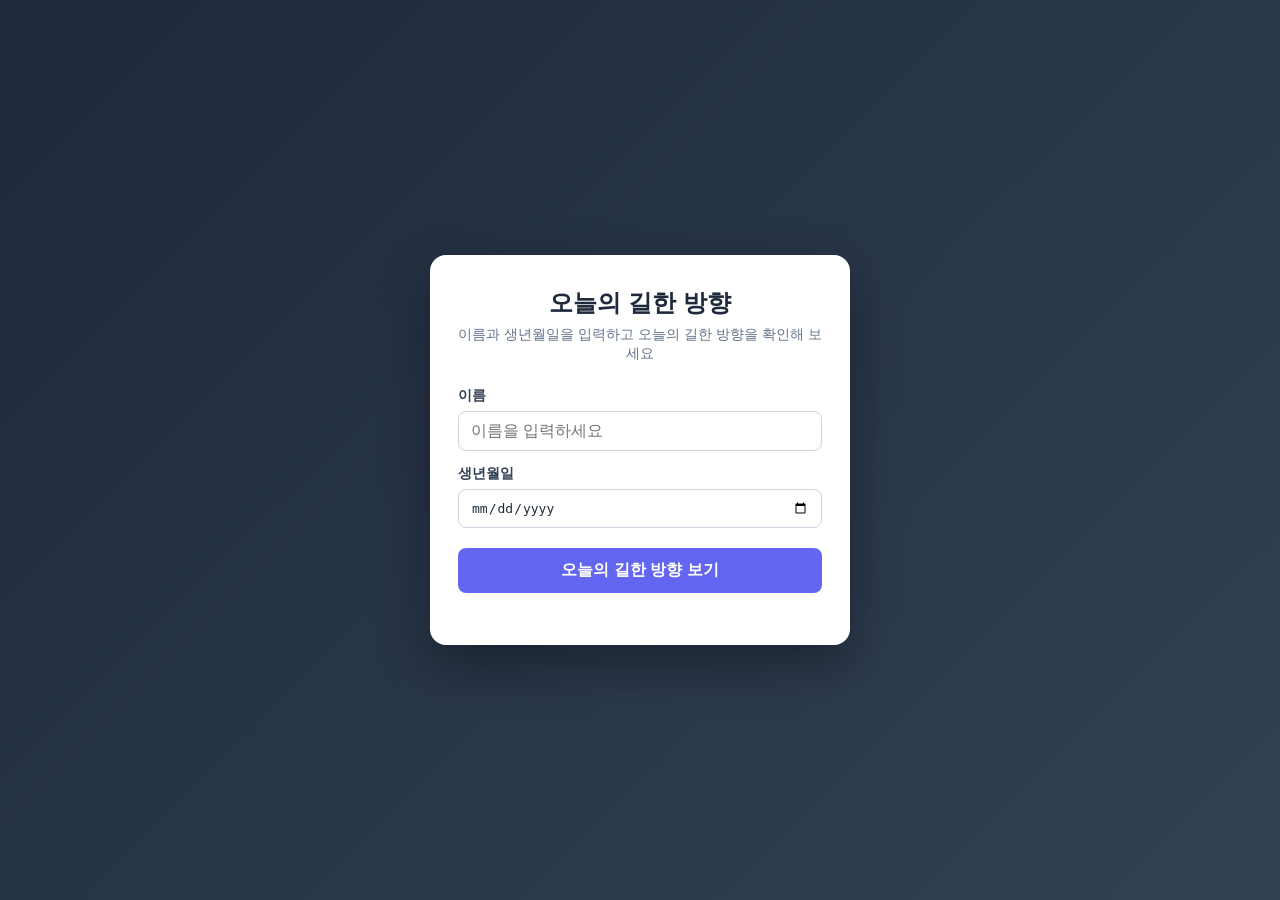
<file: Artifacts/lucky-direction/index.html>
<!DOCTYPE html>
<script type="application/json" id="cowork-artifact-meta">
{
  "name": "오늘의 길한 방향",
  "schemaVersion": 1,
  "description": "이름과 생년월일을 입력하면 나침반이 잠시 돌다가 오늘의 길한 방향(남쪽, 신사역 방향)을 알려주는 페이지."
}
</script>
<html lang="ko">
<head>
<meta charset="UTF-8">
<meta name="viewport" content="width=device-width, initial-scale=1.0">
<title>오늘의 길한 방향</title>
<style>
  :root { color-scheme: light; }
  * { margin: 0; padding: 0; box-sizing: border-box; }

  body {
    font-family: 'Segoe UI', 'Malgun Gothic', Tahoma, sans-serif;
    background: linear-gradient(135deg, #1e293b 0%, #334155 100%);
    min-height: 100vh;
    display: flex;
    align-items: center;
    justify-content: center;
    padding: 20px;
  }

  .card {
    width: 100%;
    max-width: 420px;
    background: #ffffff;
    border-radius: 16px;
    box-shadow: 0 20px 50px rgba(0,0,0,0.35);
    padding: 32px 28px;
    text-align: center;
  }

  h1 {
    font-size: 1.5em;
    color: #1e293b;
    margin-bottom: 6px;
  }

  .subtitle {
    color: #64748b;
    font-size: 0.9em;
    margin-bottom: 24px;
  }

  .field {
    text-align: left;
    margin-bottom: 14px;
  }

  .field label {
    display: block;
    font-size: 0.85em;
    color: #334155;
    margin-bottom: 6px;
    font-weight: 600;
  }

  .field input {
    width: 100%;
    padding: 10px 12px;
    border: 1px solid #cbd5e1;
    border-radius: 8px;
    font-size: 1em;
    color: #1e293b;
  }

  .field input:focus {
    outline: none;
    border-color: #6366f1;
  }

  .error-text {
    color: #dc2626;
    font-size: 0.8em;
    margin-top: 8px;
    min-height: 1em;
  }

  button {
    width: 100%;
    padding: 12px;
    border: none;
    border-radius: 8px;
    background: #6366f1;
    color: white;
    font-size: 1em;
    font-weight: 600;
    cursor: pointer;
    margin-top: 6px;
  }

  button:hover { background: #4f46e5; }

  #retryBtn {
    background: #e2e8f0;
    color: #334155;
    margin-top: 20px;
  }

  #retryBtn:hover { background: #cbd5e1; }

  .compass-wrap { margin-top: 8px; }

  .compass {
    width: 200px;
    height: 200px;
    margin: 12px auto;
    border-radius: 50%;
    background: radial-gradient(circle at 50% 40%, #f8fafc, #e2e8f0);
    border: 6px solid #334155;
    position: relative;
    box-shadow: inset 0 0 12px rgba(0,0,0,0.15);
  }

  .dir {
    position: absolute;
    font-weight: 700;
    color: #475569;
    font-size: 0.9em;
  }

  .dir.n { top: 8px; left: 50%; transform: translateX(-50%); }
  .dir.s { bottom: 8px; left: 50%; transform: translateX(-50%); color: #dc2626; }
  .dir.e { right: 10px; top: 50%; transform: translateY(-50%); }
  .dir.w { left: 10px; top: 50%; transform: translateY(-50%); }

  .needle {
    position: absolute;
    top: 50%;
    left: 50%;
    width: 6px;
    height: 78px;
    margin-left: -3px;
    margin-top: -78px;
    transform-origin: bottom center;
    transition: transform 2s cubic-bezier(0.2, 0.8, 0.2, 1);
  }

  .needle::before,
  .needle::after {
    content: "";
    position: absolute;
    left: 0;
    width: 0;
    height: 0;
    border-left: 3px solid transparent;
    border-right: 3px solid transparent;
  }

  .needle::before {
    top: 0;
    border-bottom: 40px solid #dc2626;
  }

  .needle::after {
    top: 40px;
    border-top: 38px solid #94a3b8;
  }

  .compass::after {
    content: "";
    position: absolute;
    top: 50%;
    left: 50%;
    width: 10px;
    height: 10px;
    background: #334155;
    border-radius: 50%;
    transform: translate(-50%, -50%);
    z-index: 2;
  }

  .status {
    color: #64748b;
    font-size: 0.9em;
    margin-top: 8px;
  }

  .result-icon { font-size: 2.4em; margin-bottom: 4px; }

  .result-name {
    font-size: 1.1em;
    color: #1e293b;
    font-weight: 600;
    margin-bottom: 8px;
  }

  .result-direction {
    font-size: 1.15em;
    color: #1e293b;
  }

  .result-direction strong {
    color: #dc2626;
    font-size: 1.3em;
  }

  .result-sub {
    color: #64748b;
    font-size: 0.9em;
    margin-top: 4px;
  }

  .result-food {
    color: #334155;
    font-size: 0.95em;
    margin-top: 16px;
  }

  .result-food strong {
    color: #ea580c;
  }

  .clip-image {
    display: block;
    width: 100%;
    margin-top: 16px;
    border-radius: 8px;
  }

  [hidden] { display: none !important; }
</style>
</head>
<body>
  <div class="card">
    <h1>오늘의 길한 방향</h1>
    <p class="subtitle">이름과 생년월일을 입력하고 오늘의 길한 방향을 확인해 보세요</p>

    <div id="formView">
      <div class="field">
        <label for="nameInput">이름</label>
        <input id="nameInput" type="text" placeholder="이름을 입력하세요">
      </div>
      <div class="field">
        <label for="birthInput">생년월일</label>
        <input id="birthInput" type="date">
      </div>
      <button id="askBtn">오늘의 길한 방향 보기</button>
      <p class="error-text" id="errorText"></p>
    </div>

    <div class="compass-wrap" id="compassWrap" hidden>
      <div class="compass">
        <span class="dir n">N</span>
        <span class="dir e">E</span>
        <span class="dir s">S</span>
        <span class="dir w">W</span>
        <div class="needle" id="needle"></div>
      </div>
      <p class="status" id="statusText">오늘의 길한 방향을 찾는 중...</p>
    </div>

    <div class="result" id="resultView" hidden>
      <div class="result-icon">🧭</div>
      <p class="result-name" id="resultName"></p>
      <p class="result-direction">오늘의 길한 방향은 <strong>남쪽</strong>입니다</p>
      <p class="result-sub">(신사역 방향)</p>
      <p class="result-food">오늘의 운이 좋아지는 음식: <strong>닭 숯불 구이</strong></p>
      <img class="clip-image" src="assets/lucky-food.jpg" alt="닭 숯불 구이">
      <button id="retryBtn">다시 보기</button>
    </div>
  </div>

<script>
  const formView = document.getElementById('formView');
  const compassWrap = document.getElementById('compassWrap');
  const resultView = document.getElementById('resultView');
  const nameInput = document.getElementById('nameInput');
  const birthInput = document.getElementById('birthInput');
  const askBtn = document.getElementById('askBtn');
  const retryBtn = document.getElementById('retryBtn');
  const errorText = document.getElementById('errorText');
  const needle = document.getElementById('needle');
  const resultName = document.getElementById('resultName');

  let spinCount = 0;

  askBtn.addEventListener('click', () => {
    const name = nameInput.value.trim();
    const birth = birthInput.value;

    if (!name || !birth) {
      errorText.textContent = '이름과 생년월일을 모두 입력해 주세요.';
      return;
    }
    errorText.textContent = '';

    formView.hidden = true;
    resultView.hidden = true;
    compassWrap.hidden = false;

    // Reset the needle instantly (no transition) before unhiding takes effect,
    // otherwise the browser skips the transition since both changes land in one frame.
    needle.style.transition = 'none';
    needle.style.transform = 'rotate(0deg)';
    needle.offsetHeight; // force reflow

    requestAnimationFrame(() => {
      needle.style.transition = '';
      spinCount += 1;
      const targetRotation = spinCount * 1800 + 180; // 5 full spins, always ends pointing south (180deg)
      needle.style.transform = `rotate(${targetRotation}deg)`;
    });

    setTimeout(() => {
      compassWrap.hidden = true;
      resultName.textContent = `${name}님,`;
      resultView.hidden = false;
    }, 2000);
  });

  retryBtn.addEventListener('click', () => {
    resultView.hidden = true;
    formView.hidden = false;
  });
</script>
</body>
</html>
</file>
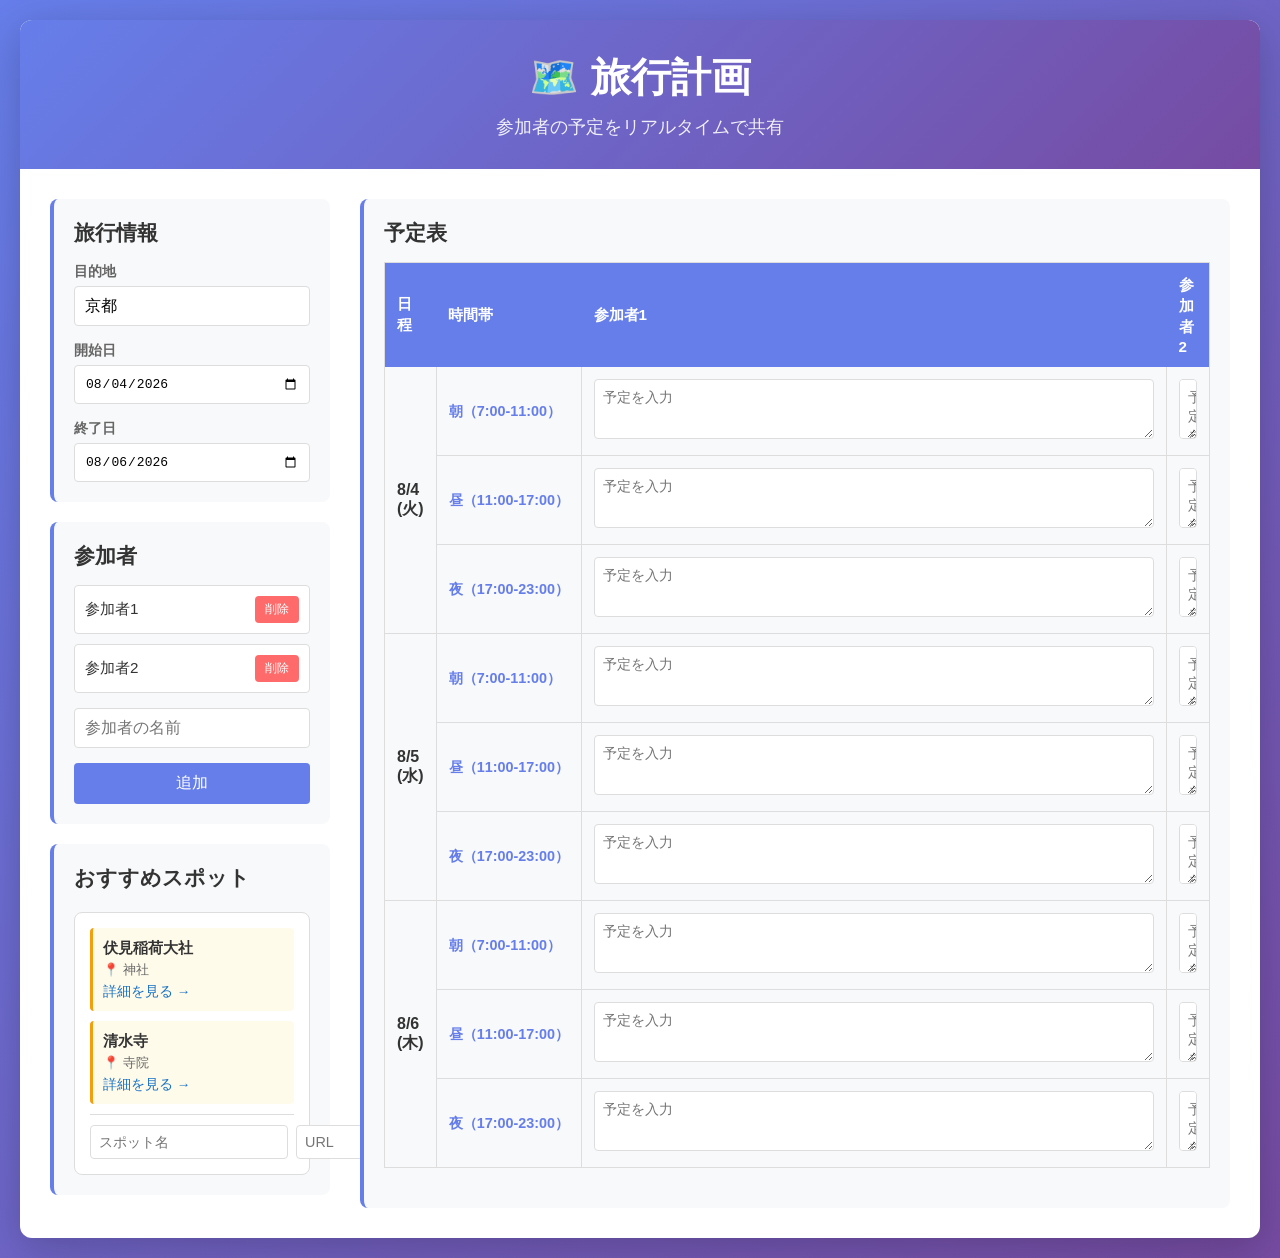
<file: Artifacts/travel-plan-japan/index.html>
<!DOCTYPE html>
<script type="application/json" id="cowork-artifact-meta">
{
  "name": "Travel Plan Japan",
  "schemaVersion": 1,
  "description": "参加者の旅行予定を共有できるリアルタイム旅行計画ページ。朝・昼・夜で区分された日程表、参加者管理、おすすめスポット機能を搭載。"
}
</script>
<html lang="ja">
<head>
    <meta charset="UTF-8">
    <meta name="viewport" content="width=device-width, initial-scale=1.0">
    <title>旅行計画</title>
    <style>
        :root {
            color-scheme: light;
        }

        * {
            margin: 0;
            padding: 0;
            box-sizing: border-box;
        }

        body {
            font-family: 'Segoe UI', Tahoma, Geneva, Verdana, sans-serif;
            background: linear-gradient(135deg, #667eea 0%, #764ba2 100%);
            min-height: 100vh;
            padding: 20px;
            color: #333;
        }

        .container {
            max-width: 1400px;
            margin: 0 auto;
            background: white;
            border-radius: 12px;
            box-shadow: 0 10px 40px rgba(0,0,0,0.2);
            overflow: hidden;
        }

        .header {
            background: linear-gradient(135deg, #667eea 0%, #764ba2 100%);
            color: white;
            padding: 30px;
            text-align: center;
        }

        .header h1 {
            font-size: 2.5em;
            margin-bottom: 10px;
        }

        .header p {
            font-size: 1.1em;
            opacity: 0.9;
        }

        .content {
            padding: 30px;
            display: grid;
            grid-template-columns: 280px 1fr;
            gap: 30px;
        }

        .section {
            background: #f8f9fa;
            padding: 20px;
            border-radius: 8px;
            border-left: 4px solid #667eea;
        }

        .section h2 {
            color: #333;
            margin-bottom: 15px;
            font-size: 1.3em;
        }

        .trip-info {
            display: grid;
            gap: 15px;
        }

        .info-group {
            display: grid;
            gap: 5px;
        }

        .info-group label {
            color: #666;
            font-weight: 600;
            font-size: 0.9em;
        }

        .info-group input {
            padding: 10px;
            border: 1px solid #ddd;
            border-radius: 4px;
            font-size: 1em;
        }

        .participant-list {
            display: grid;
            gap: 10px;
            max-height: 300px;
            overflow-y: auto;
        }

        .participant-item {
            display: grid;
            grid-template-columns: 1fr auto;
            gap: 8px;
            align-items: center;
            padding: 10px;
            background: white;
            border-radius: 4px;
            border: 1px solid #ddd;
            font-size: 0.95em;
        }

        .participant-item input {
            padding: 8px;
            border: 1px solid #ddd;
            border-radius: 4px;
            font-size: 0.9em;
        }

        .btn-delete {
            background: #ff6b6b;
            color: white;
            border: none;
            padding: 5px 10px;
            border-radius: 4px;
            cursor: pointer;
            font-size: 0.8em;
        }

        .btn-delete:hover {
            background: #ff5252;
        }

        .btn-primary {
            background: #667eea;
            color: white;
            border: none;
            padding: 10px 20px;
            border-radius: 4px;
            cursor: pointer;
            font-size: 1em;
            width: 100%;
            margin-top: 10px;
        }

        .btn-primary:hover {
            background: #5568d3;
        }

        .schedule-container {
            overflow-x: auto;
        }

        .schedule-table {
            width: 100%;
            border-collapse: collapse;
            margin-bottom: 20px;
            border: 1px solid #ddd;
        }

        .schedule-table th {
            background: #667eea;
            color: white;
            padding: 12px;
            text-align: left;
            font-weight: 600;
            font-size: 0.95em;
        }

        .schedule-table td {
            padding: 12px;
            border-bottom: 1px solid #ddd;
            border-right: 1px solid #ddd;
        }

        .schedule-table td:last-child {
            border-right: none;
        }

        .schedule-table tr:last-child td {
            border-bottom: none;
        }

        .schedule-table tr:hover {
            background: #f5f5f5;
        }

        .time-slot {
            font-weight: 600;
            color: #667eea;
            min-width: 100px;
            white-space: nowrap;
            font-size: 0.9em;
        }

        .schedule-input {
            width: 100%;
            padding: 8px;
            border: 1px solid #ddd;
            border-radius: 4px;
            min-height: 60px;
            resize: vertical;
            font-family: inherit;
            font-size: 0.9em;
        }

        .schedule-cell {
            position: relative;
            width: 100%;
        }

        .recommendations {
            background: white;
            padding: 15px;
            border-radius: 8px;
            margin-top: 20px;
            border: 1px solid #ddd;
        }

        .recommendations h3 {
            color: #333;
            margin-bottom: 10px;
            font-size: 1.1em;
        }

        .rec-item {
            padding: 10px;
            background: #fffbeb;
            border-left: 3px solid #f59e0b;
            margin-bottom: 10px;
            border-radius: 4px;
            font-size: 0.95em;
        }

        .rec-item .name {
            font-weight: 600;
            color: #333;
        }

        .rec-item .type {
            font-size: 0.85em;
            color: #666;
            margin: 3px 0;
        }

        .rec-item a {
            color: #1971c2;
            text-decoration: none;
            font-size: 0.9em;
        }

        .rec-item a:hover {
            text-decoration: underline;
        }

        .place-input-group {
            display: grid;
            grid-template-columns: 1fr 1fr auto;
            gap: 8px;
            margin-top: 10px;
            padding-top: 10px;
            border-top: 1px solid #ddd;
        }

        .place-input-group input {
            padding: 8px;
            border: 1px solid #ddd;
            border-radius: 4px;
            font-size: 0.9em;
        }

        .place-input-group button {
            background: #51cf66;
            color: white;
            border: none;
            padding: 8px 12px;
            border-radius: 4px;
            cursor: pointer;
            font-size: 0.85em;
            white-space: nowrap;
        }

        .place-input-group button:hover {
            background: #40c057;
        }

        .sidebar {
            display: flex;
            flex-direction: column;
            gap: 20px;
        }

        @media (max-width: 1024px) {
            .content {
                grid-template-columns: 1fr;
            }

            .header h1 {
                font-size: 2em;
            }
        }

        @media (max-width: 768px) {
            .header h1 {
                font-size: 1.5em;
            }

            .place-input-group {
                grid-template-columns: 1fr;
            }
        }
    </style>
</head>
<body>
    <div class="container">
        <div class="header">
            <h1>🗺️ 旅行計画</h1>
            <p>参加者の予定をリアルタイムで共有</p>
        </div>

        <div class="content">
            <!-- 左パネル -->
            <div class="sidebar">
                <div class="section">
                    <h2>旅行情報</h2>
                    <div class="trip-info">
                        <div class="info-group">
                            <label>目的地</label>
                            <input type="text" id="destination" placeholder="例：京都" value="京都">
                        </div>
                        <div class="info-group">
                            <label>開始日</label>
                            <input type="date" id="startDate" value="2026-08-04">
                        </div>
                        <div class="info-group">
                            <label>終了日</label>
                            <input type="date" id="endDate" value="2026-08-06">
                        </div>
                    </div>
                </div>

                <div class="section">
                    <h2>参加者</h2>
                    <div class="participant-list" id="participantList"></div>
                    <div class="info-group" style="margin-top: 15px;">
                        <input type="text" id="newParticipant" placeholder="参加者の名前">
                        <button class="btn-primary" onclick="addParticipant()">追加</button>
                    </div>
                </div>

                <div class="section">
                    <h2>おすすめスポット</h2>
                    <div class="recommendations">
                        <div id="recommendationsList"></div>
                        <div class="place-input-group">
                            <input type="text" id="newPlace" placeholder="スポット名">
                            <input type="text" id="newPlaceLink" placeholder="URL">
                            <button onclick="addRecommendation()">追加</button>
                        </div>
                    </div>
                </div>
            </div>

            <!-- 右パネル：スケジュール -->
            <div>
                <div class="section">
                    <h2>予定表</h2>
                    <div class="schedule-container" id="scheduleContainer"></div>
                </div>
            </div>
        </div>
    </div>

    <script>
        // LocalStorageからデータを読み込む
        const STORAGE_KEY = 'travelPlan';
        let travelData = {
            destination: '京都',
            startDate: '2026-08-04',
            endDate: '2026-08-06',
            participants: ['参加者1', '参加者2'],
            schedule: {},
            recommendations: [
                { name: '伏見稲荷大社', type: '神社', link: 'https://inari.jp/' },
                { name: '清水寺', type: '寺院', link: 'https://www.kiyomizudera.or.jp/' }
            ]
        };

        // 初期化
        function initializeApp() {
            loadData();
            renderTrip();
            renderParticipants();
            renderSchedule();
            renderRecommendations();
            setupEventListeners();
        }

        // データの読み込み
        function loadData() {
            const saved = localStorage.getItem(STORAGE_KEY);
            if (saved) {
                travelData = JSON.parse(saved);
            }
        }

        // データの保存
        function saveData() {
            localStorage.setItem(STORAGE_KEY, JSON.stringify(travelData));
        }

        // イベントリスナーの設定
        function setupEventListeners() {
            document.getElementById('destination').addEventListener('change', (e) => {
                travelData.destination = e.target.value;
                saveData();
            });

            document.getElementById('startDate').addEventListener('change', (e) => {
                travelData.startDate = e.target.value;
                renderSchedule();
                saveData();
            });

            document.getElementById('endDate').addEventListener('change', (e) => {
                travelData.endDate = e.target.value;
                renderSchedule();
                saveData();
            });
        }

        // 旅行情報の表示
        function renderTrip() {
            document.getElementById('destination').value = travelData.destination;
            document.getElementById('startDate').value = travelData.startDate;
            document.getElementById('endDate').value = travelData.endDate;
        }

        // 参加者の表示・管理
        function renderParticipants() {
            const list = document.getElementById('participantList');
            list.innerHTML = travelData.participants.map((p, i) => `
                <div class="participant-item">
                    <span>${p}</span>
                    <button class="btn-delete" onclick="removeParticipant(${i})">削除</button>
                </div>
            `).join('');
        }

        function addParticipant() {
            const input = document.getElementById('newParticipant');
            if (input.value.trim()) {
                travelData.participants.push(input.value.trim());
                input.value = '';
                renderParticipants();
                renderSchedule();
                saveData();
            }
        }

        function removeParticipant(index) {
            travelData.participants.splice(index, 1);
            renderParticipants();
            renderSchedule();
            saveData();
        }

        // スケジュール表の生成
        function renderSchedule() {
            const startDate = new Date(travelData.startDate);
            const endDate = new Date(travelData.endDate);
            const timeslots = ['朝（7:00-11:00）', '昼（11:00-17:00）', '夜（17:00-23:00）'];

            let html = '<table class="schedule-table"><thead><tr><th>日程</th><th>時間帯</th>';
            travelData.participants.forEach(p => html += `<th>${p}</th>`);
            html += '</tr></thead><tbody>';

            let currentDate = new Date(startDate);
            while (currentDate <= endDate) {
                const dateStr = currentDate.toISOString().split('T')[0];
                const dayName = ['日', '月', '火', '水', '木', '金', '土'][currentDate.getDay()];

                timeslots.forEach((slot, slotIdx) => {
                    html += `<tr>`;
                    if (slotIdx === 0) {
                        html += `<td rowspan="3"><strong>${currentDate.getMonth() + 1}/${currentDate.getDate()} (${dayName})</strong></td>`;
                    }
                    html += `<td class="time-slot">${slot}</td>`;

                    travelData.participants.forEach(participant => {
                        const key = `${dateStr}_${slotIdx}_${participant}`;
                        const plan = travelData.schedule[key] || '';
                        html += `<td class="schedule-cell"><textarea class="schedule-input" onchange="updateSchedule('${key}', this.value)" placeholder="予定を入力">${plan}</textarea></td>`;
                    });
                    html += '</tr>';
                });

                currentDate.setDate(currentDate.getDate() + 1);
            }

            html += '</tbody></table>';
            document.getElementById('scheduleContainer').innerHTML = html;
        }

        function updateSchedule(key, value) {
            travelData.schedule[key] = value.trim();
            saveData();
        }

        // おすすめスポット
        function renderRecommendations() {
            const list = document.getElementById('recommendationsList');
            if (travelData.recommendations.length === 0) {
                list.innerHTML = '<p style="color: #999; font-size: 0.9em;">スポットを追加してください</p>';
                return;
            }
            list.innerHTML = travelData.recommendations.map((rec, i) => `
                <div class="rec-item">
                    <div class="name">${rec.name}</div>
                    <div class="type">📍 ${rec.type}</div>
                    <a href="${rec.link}" target="_blank">詳細を見る →</a>
                </div>
            `).join('');
        }

        function addRecommendation() {
            const nameInput = document.getElementById('newPlace');
            const linkInput = document.getElementById('newPlaceLink');

            if (nameInput.value.trim() && linkInput.value.trim()) {
                travelData.recommendations.push({
                    name: nameInput.value.trim(),
                    type: 'スポット',
                    link: linkInput.value.trim()
                });
                nameInput.value = '';
                linkInput.value = '';
                renderRecommendations();
                saveData();
            }
        }

        // アプリ起動
        initializeApp();
    </script>
</body>
</html>
</file>
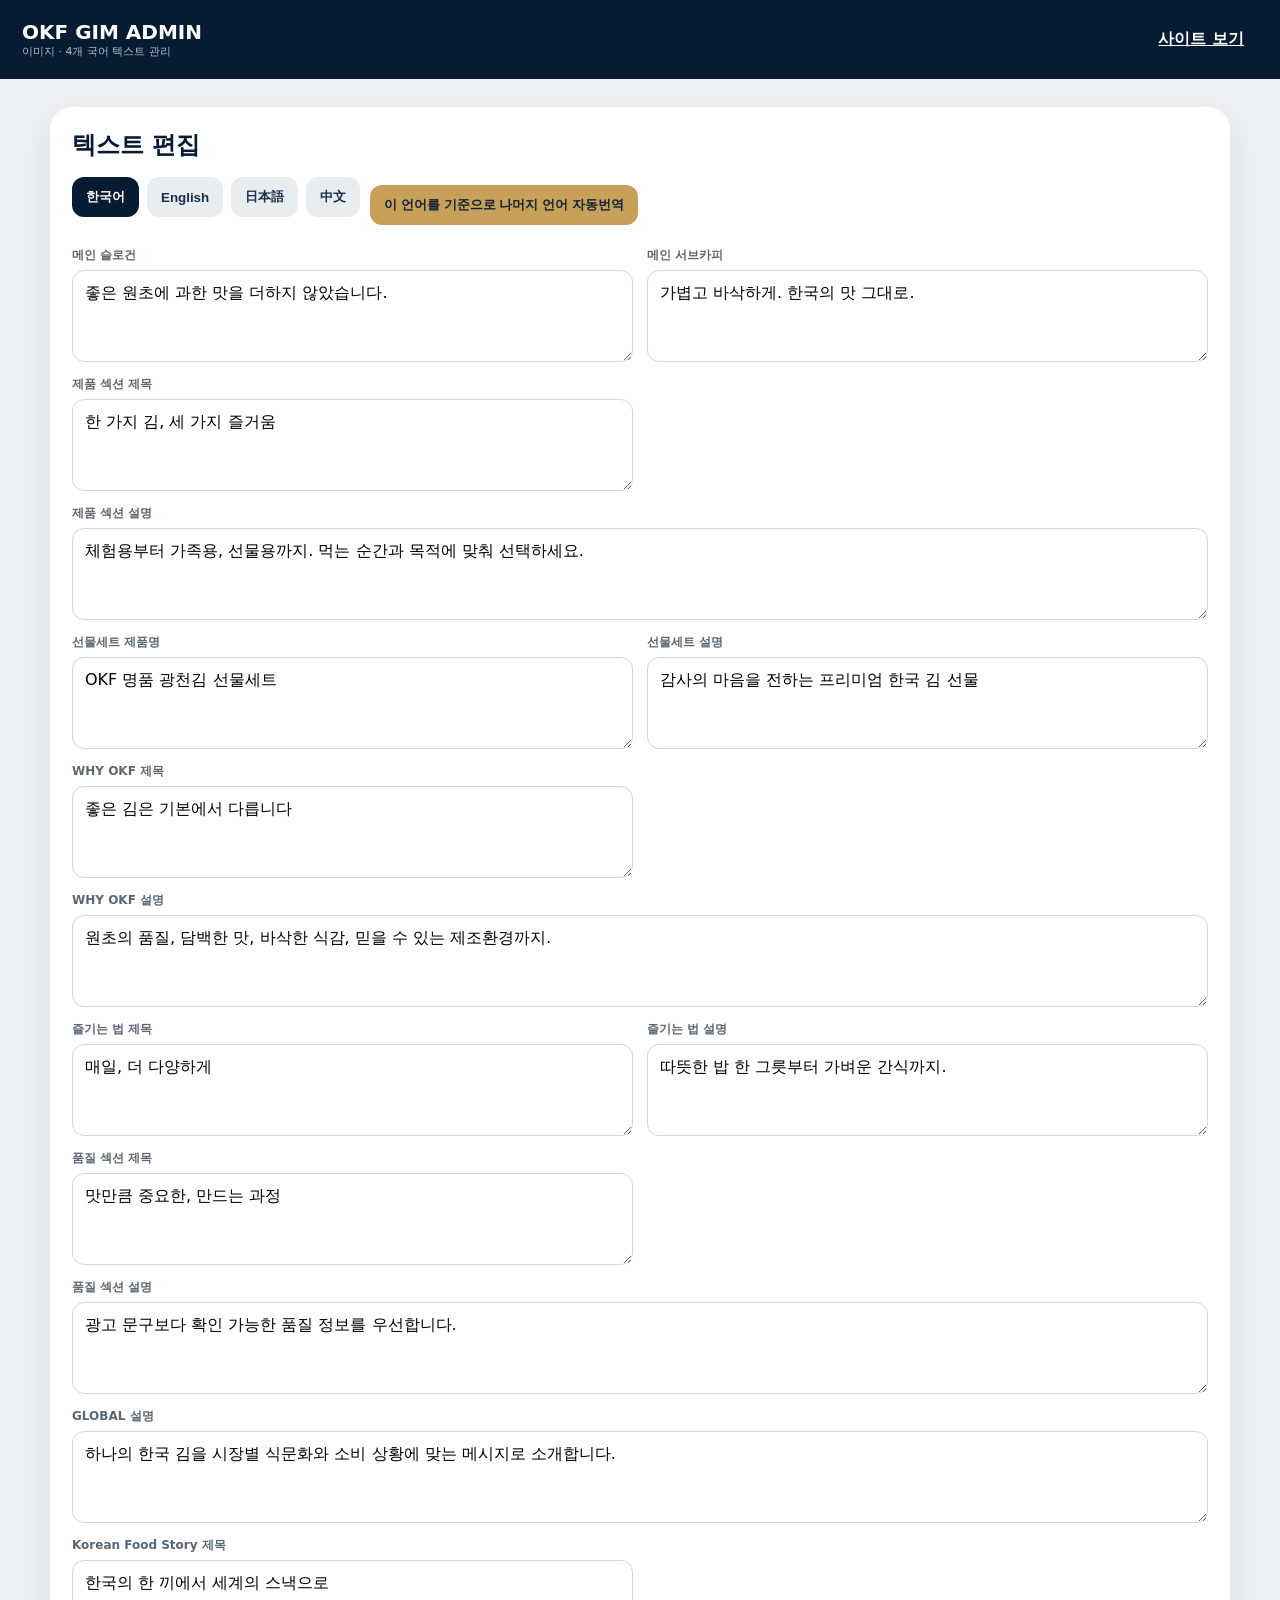
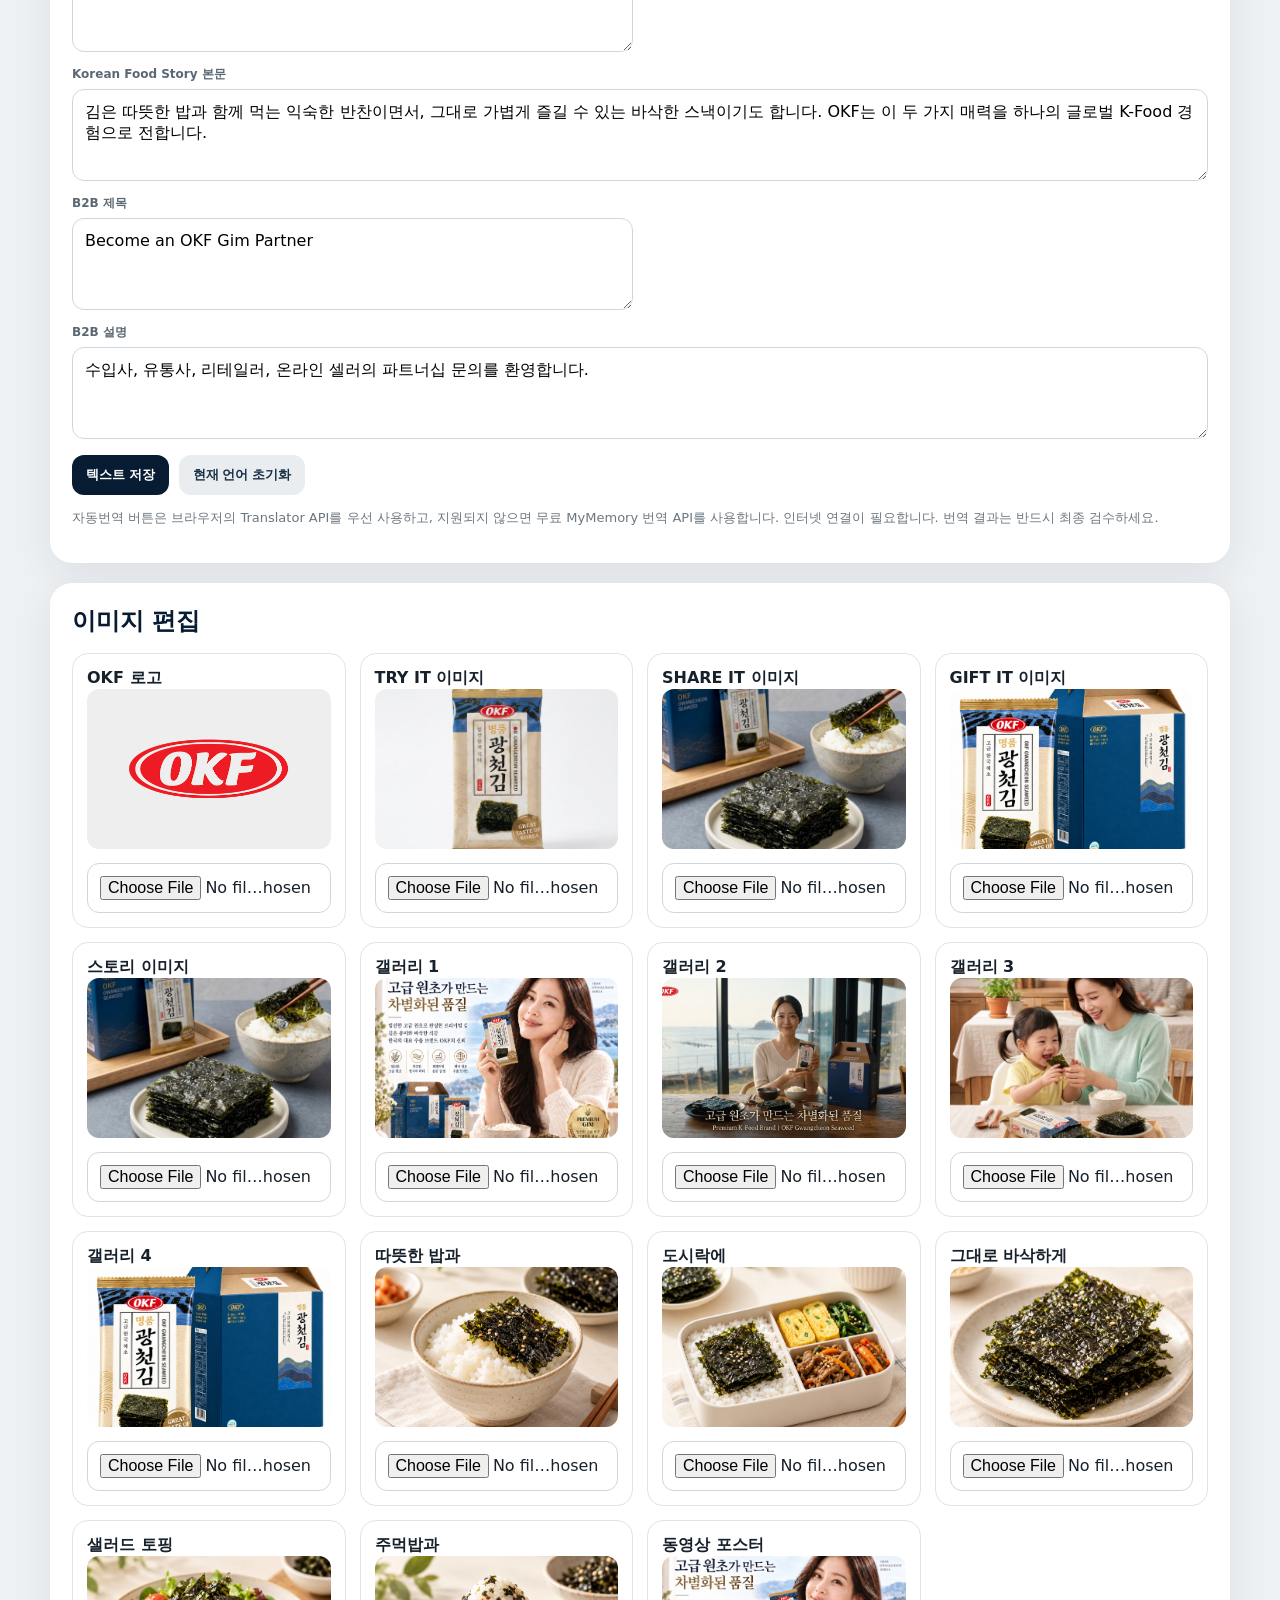
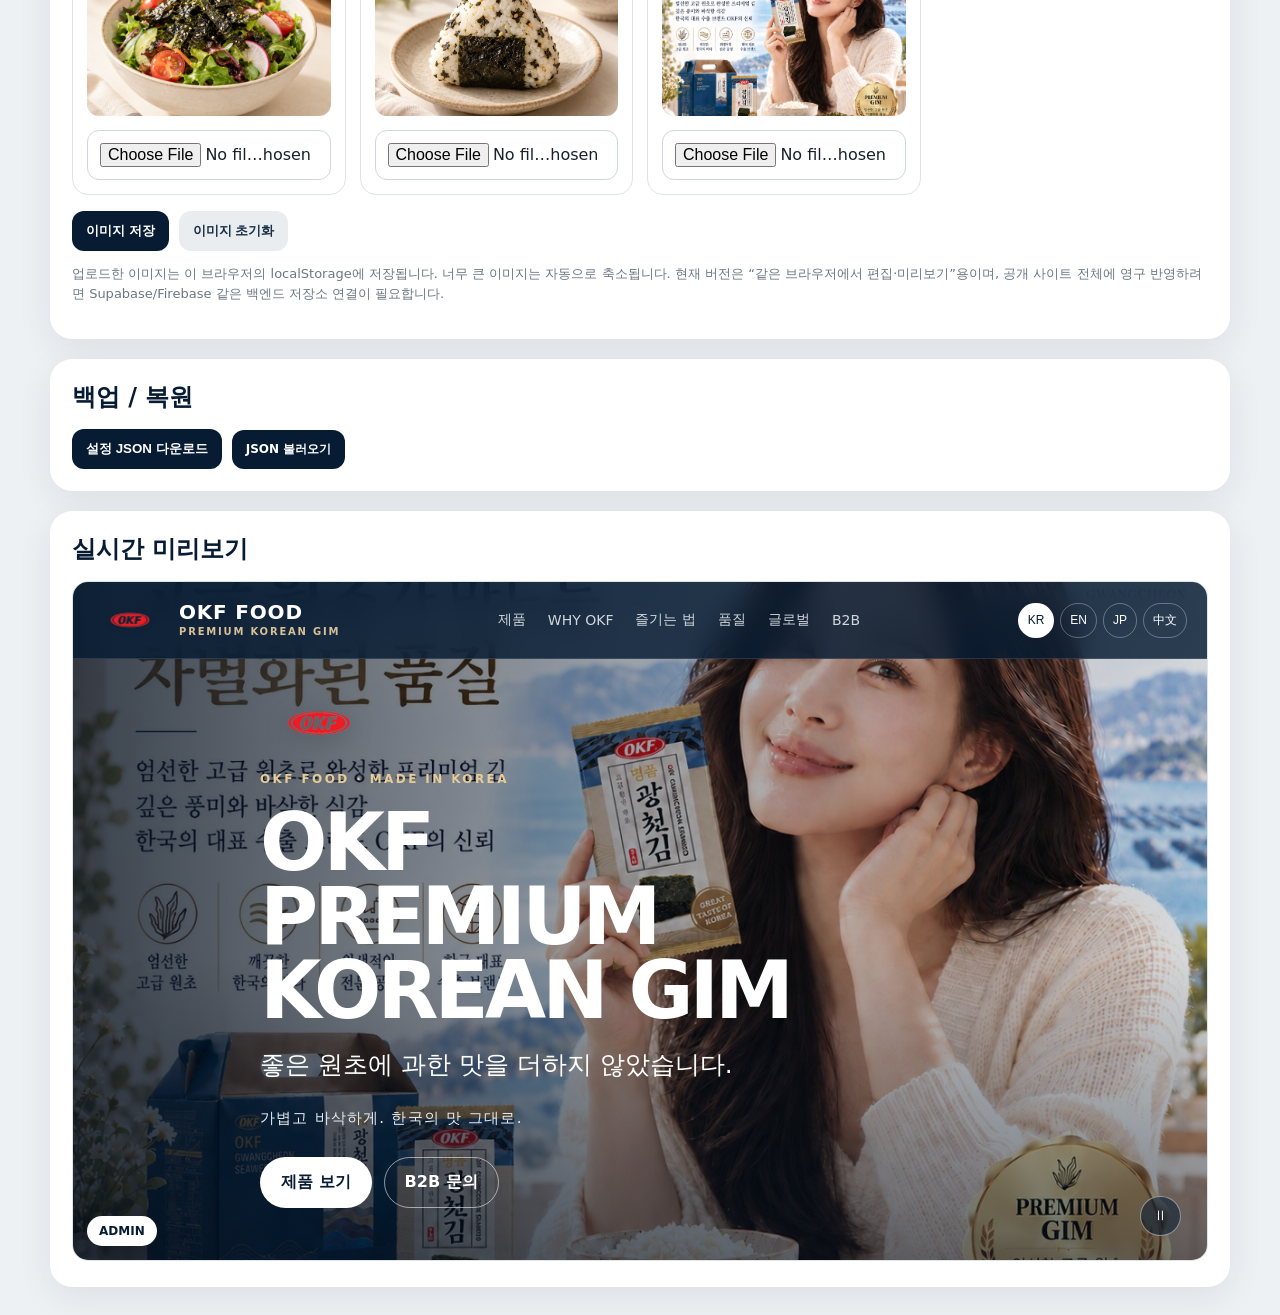
<file: okf-gim-website/admin.html>
<!doctype html>
<html lang="ko">
<head>
<meta charset="utf-8"><meta name="viewport" content="width=device-width,initial-scale=1">
<title>OKF GIM Admin</title>
<style>
:root{--navy:#071c33;--gold:#c7a15a;--ivory:#f7f1e7;--line:#dfe4e8}
*{box-sizing:border-box}body{margin:0;font-family:Inter,system-ui,"Noto Sans KR","Noto Sans JP","Noto Sans SC",sans-serif;background:#eef1f4;color:#17212b}
header{position:sticky;top:0;z-index:5;background:var(--navy);color:#fff;padding:18px 22px;display:flex;justify-content:space-between;align-items:center;gap:20px}
header b{font-size:20px}.wrap{width:min(1180px,calc(100% - 28px));margin:28px auto}.panel{background:#fff;border-radius:22px;padding:22px;box-shadow:0 10px 35px rgba(4,25,44,.08);margin-bottom:20px}
h2{margin:0 0 16px;color:var(--navy)}.row{display:flex;gap:10px;align-items:center;flex-wrap:wrap}
button,.btn{border:0;border-radius:12px;padding:11px 14px;font-weight:800;cursor:pointer;background:var(--navy);color:#fff}
button.secondary{background:#e9edf0;color:#193047}.gold{background:var(--gold)!important;color:#152438!important}
.langtabs{display:flex;gap:8px;flex-wrap:wrap;margin-bottom:16px}.langtabs button{background:#e8edf1;color:#193047}.langtabs button.active{background:var(--navy);color:white}
.grid{display:grid;grid-template-columns:repeat(2,1fr);gap:14px}.field{display:flex;flex-direction:column;gap:6px}.field.full{grid-column:1/-1}
label{font-size:12px;font-weight:800;color:#5b6772}textarea,input{width:100%;padding:12px;border:1px solid #cfd7de;border-radius:12px;font:inherit}textarea{min-height:92px;resize:vertical}
.images{display:grid;grid-template-columns:repeat(4,1fr);gap:14px}.imagebox{border:1px solid var(--line);border-radius:16px;padding:14px}.imagebox img{width:100%;height:160px;object-fit:cover;border-radius:12px;background:#eee;margin-bottom:10px}
.note{font-size:13px;color:#6c7780;line-height:1.55}.status{font-weight:800;margin-left:8px}.ok{color:#177245}.err{color:#b33a32}
.preview{width:100%;height:680px;border:1px solid var(--line);border-radius:16px;background:#fff}
@media(max-width:800px){.grid,.images{grid-template-columns:1fr}.preview{height:540px}}
</style>
</head>
<body>
<header><div><b>OKF GIM ADMIN</b><div style="font-size:11px;opacity:.7">이미지 · 4개 국어 텍스트 관리</div></div><a class="btn" href="index.html">사이트 보기</a></header>
<div class="wrap">
  <div class="panel">
    <h2>텍스트 편집</h2>
    <div class="row" style="margin-bottom:14px">
      <div class="langtabs" id="langTabs"></div>
      <button class="gold" id="translateBtn">이 언어를 기준으로 나머지 언어 자동번역</button>
      <span id="translateStatus" class="status"></span>
    </div>
    <div class="grid" id="textFields"></div>
    <div class="row" style="margin-top:16px">
      <button id="saveText">텍스트 저장</button>
      <button class="secondary" id="resetText">현재 언어 초기화</button>
    </div>
    <p class="note">자동번역 버튼은 브라우저의 Translator API를 우선 사용하고, 지원되지 않으면 무료 MyMemory 번역 API를 사용합니다. 인터넷 연결이 필요합니다. 번역 결과는 반드시 최종 검수하세요.</p>
  </div>

  <div class="panel">
    <h2>이미지 편집</h2>
    <div class="images" id="imageFields"></div>
    <div class="row" style="margin-top:16px"><button id="saveImages">이미지 저장</button><button class="secondary" id="resetImages">이미지 초기화</button></div>
    <p class="note">업로드한 이미지는 이 브라우저의 localStorage에 저장됩니다. 너무 큰 이미지는 자동으로 축소됩니다. 현재 버전은 “같은 브라우저에서 편집·미리보기”용이며, 공개 사이트 전체에 영구 반영하려면 Supabase/Firebase 같은 백엔드 저장소 연결이 필요합니다.</p>
  </div>

  <div class="panel">
    <h2>백업 / 복원</h2>
    <div class="row"><button id="exportBtn">설정 JSON 다운로드</button><label class="btn" style="cursor:pointer">JSON 불러오기<input id="importInput" type="file" accept="application/json" hidden></label></div>
  </div>

  <div class="panel">
    <h2>실시간 미리보기</h2>
    <iframe class="preview" src="index.html" id="preview"></iframe>
  </div>
</div>

<script>
const CMS_KEY="okf_gim_cms_v1";
const langs={ko:"한국어",en:"English",ja:"日本語",zh:"中文"};
const fields=[
 ["hero","메인 슬로건"],["subline","메인 서브카피"],["productsTitle","제품 섹션 제목"],["productsLede","제품 섹션 설명"],
 ["giftTitle","선물세트 제품명"],["giftUse","선물세트 설명"],["whyTitle","WHY OKF 제목"],["whyLede","WHY OKF 설명"],
 ["enjoyTitle","즐기는 법 제목"],["enjoyLede","즐기는 법 설명"],["qualityTitle","품질 섹션 제목"],["qualityLede","품질 섹션 설명"],
 ["globalLede","GLOBAL 설명"],["storyTitle","Korean Food Story 제목"],["storyText","Korean Food Story 본문"],
 ["b2bTitle","B2B 제목"],["b2bLede","B2B 설명"]
];
const defaults = {
ko:{hero:"좋은 원초에 과한 맛을 더하지 않았습니다.",subline:"가볍고 바삭하게. 한국의 맛 그대로.",productsTitle:"한 가지 김, 세 가지 즐거움",productsLede:"체험용부터 가족용, 선물용까지. 먹는 순간과 목적에 맞춰 선택하세요.",giftTitle:"OKF 명품 광천김 선물세트",giftUse:"감사의 마음을 전하는 프리미엄 한국 김 선물",whyTitle:"좋은 김은 기본에서 다릅니다",whyLede:"원초의 품질, 담백한 맛, 바삭한 식감, 믿을 수 있는 제조환경까지.",enjoyTitle:"매일, 더 다양하게",enjoyLede:"따뜻한 밥 한 그릇부터 가벼운 간식까지.",qualityTitle:"맛만큼 중요한, 만드는 과정",qualityLede:"광고 문구보다 확인 가능한 품질 정보를 우선합니다.",globalLede:"하나의 한국 김을 시장별 식문화와 소비 상황에 맞는 메시지로 소개합니다.",storyTitle:"한국의 한 끼에서 세계의 스낵으로",storyText:"김은 따뜻한 밥과 함께 먹는 익숙한 반찬이면서, 그대로 가볍게 즐길 수 있는 바삭한 스낵이기도 합니다. OKF는 이 두 가지 매력을 하나의 글로벌 K-Food 경험으로 전합니다.",b2bTitle:"Become an OKF Gim Partner",b2bLede:"수입사, 유통사, 리테일러, 온라인 셀러의 파트너십 문의를 환영합니다."},
en:{hero:"Great Gim Begins with Better Seaweed.",subline:"Light. Crispy. Authentically Korean.",productsTitle:"One Gim, Three Ways to Enjoy",productsLede:"From trial packs to family packs and premium gifting, choose the format that fits the moment.",giftTitle:"OKF Premium Korean Gim Gift Set",giftUse:"A refined Korean food gift for meaningful occasions.",whyTitle:"The Difference Starts with the Basics",whyLede:"Selected Korean seaweed, balanced seasoning, crisp texture and trusted production.",enjoyTitle:"More Ways to Enjoy, Every Day",enjoyLede:"From a warm bowl of rice to a light, crispy snack.",qualityTitle:"Quality You Can See Beyond the Taste",qualityLede:"We prioritize verifiable product and manufacturing information over exaggerated claims.",globalLede:"One Korean gim, expressed with market-relevant serving ideas and messaging.",storyTitle:"From the Korean Table to a Global Snack",storyText:"Gim is both a familiar companion to rice in Korea and a light, crispy snack on its own. OKF brings both sides of that experience together in a modern global K-Food format.",b2bTitle:"Become an OKF Gim Partner",b2bLede:"Partnership inquiries are welcome from importers, distributors, retailers and online sellers."},
ja:{hero:"良い海苔は、良い原料から。",subline:"軽やかに、パリッと。韓国らしい味わい。",productsTitle:"ひとつの韓国のり、3つの楽しみ方",productsLede:"お試し、家族用、ギフトまで。シーンに合わせて選べます。",giftTitle:"OKF プレミアム韓国のり ギフトセット",giftUse:"大切な気持ちを伝える、上品な韓国食品ギフト。",whyTitle:"おいしさは、基本から",whyLede:"韓国産のり、バランスのよい味、パリッとした食感、信頼できる製造環境。",enjoyTitle:"毎日、もっと自由に",enjoyLede:"あたたかいごはんから軽いスナックまで。",qualityTitle:"味だけではない、確かな品質",qualityLede:"誇張よりも、確認できる製品・製造情報を大切にします。",globalLede:"ひとつの韓国のりを、各市場の食文化や食べ方に合う言葉で紹介します。",storyTitle:"韓国の食卓から、世界のスナックへ",storyText:"韓国のりはごはんと楽しむ定番のおかずであり、そのまま軽く食べられるパリッとしたスナックでもあります。OKFはその両方の魅力を現代的なK-Food体験として届けます。",b2bTitle:"OKF Gim パートナー募集",b2bLede:"輸入会社、卸売会社、小売店、オンライン販売会社からのお問い合わせを歓迎します。"},
zh:{hero:"好海苔，始于好原料。",subline:"轻盈酥脆，地道韩国风味。",productsTitle:"一款海苔，三种享受",productsLede:"从尝鲜装、家庭装到礼盒装，满足不同消费场景。",giftTitle:"OKF 高端韩国海苔礼盒",giftUse:"以精致韩国风味传递心意。",whyTitle:"好海苔，从基本做起",whyLede:"韩国海苔原料、清爽调味、酥脆口感与可信赖的生产环境。",enjoyTitle:"每天都有更多吃法",enjoyLede:"从一碗热米饭到轻盈酥脆的零食。",qualityTitle:"不只好吃，更重视品质",qualityLede:"相比夸张宣传，我们更重视可验证的产品与生产信息。",globalLede:"同一款韩国海苔，以符合各市场饮食文化和使用场景的方式沟通。",storyTitle:"从韩国餐桌到全球零食",storyText:"海苔在韩国既是搭配米饭的日常食品，也可以直接作为轻盈酥脆的零食享用。OKF将这两种魅力融合为现代全球K-Food体验。",b2bTitle:"成为 OKF Gim 合作伙伴",b2bLede:"欢迎进口商、经销商、零售商及电商卖家洽谈合作。"}
};
let current="ko";
function load(){try{return JSON.parse(localStorage.getItem(CMS_KEY)||"{}")}catch(e){return {}}}
function save(x){localStorage.setItem(CMS_KEY,JSON.stringify(x));document.getElementById("preview").contentWindow.location.reload();}
function getText(lang,key){const c=load();return c.texts?.[lang]?.[key] ?? defaults[lang][key] ?? "";}
function renderTabs(){const box=document.getElementById("langTabs");box.innerHTML="";Object.entries(langs).forEach(([k,v])=>{const b=document.createElement("button");b.textContent=v;b.className=k===current?"active":"";b.onclick=()=>{current=k;renderTabs();renderFields()};box.appendChild(b)})}
function renderFields(){const box=document.getElementById("textFields");box.innerHTML="";fields.forEach(([k,label])=>{const d=document.createElement("div");d.className="field "+(["storyText","productsLede","whyLede","qualityLede","globalLede","b2bLede"].includes(k)?"full":"");d.innerHTML=`<label>${label}</label><textarea data-key="${k}"></textarea>`;d.querySelector("textarea").value=getText(current,k);box.appendChild(d)})}
document.getElementById("saveText").onclick=()=>{const c=load();c.texts=c.texts||{};c.texts[current]=c.texts[current]||{};document.querySelectorAll("[data-key]").forEach(el=>c.texts[current][el.dataset.key]=el.value.trim());save(c)};
document.getElementById("resetText").onclick=()=>{const c=load();if(c.texts) delete c.texts[current];save(c);renderFields()};

async function translateOne(text,from,to){
  if(!text.trim()) return "";
  // Chrome Translator API (where available)
  try{
    if(window.Translator && Translator.create){
      const tr=await Translator.create({sourceLanguage:from,targetLanguage:to});
      return await tr.translate(text);
    }
  }catch(e){}
  // Free fallback
  const langMap={ko:"ko",en:"en",ja:"ja",zh:"zh-CN"};
  const url=`https://api.mymemory.translated.net/get?q=${encodeURIComponent(text)}&langpair=${langMap[from]}|${langMap[to]}`;
  const r=await fetch(url);
  if(!r.ok) throw new Error("translation failed");
  const j=await r.json();
  return j?.responseData?.translatedText || text;
}
document.getElementById("translateBtn").onclick=async()=>{
  const s=document.getElementById("translateStatus");s.textContent="번역 중…";s.className="status";
  try{
    const c=load();c.texts=c.texts||{};
    // first capture current edits even if not saved yet
    const source={};document.querySelectorAll("[data-key]").forEach(el=>source[el.dataset.key]=el.value.trim());
    c.texts[current]={...(c.texts[current]||{}),...source};
    for(const target of Object.keys(langs)){
      if(target===current) continue;
      c.texts[target]=c.texts[target]||{};
      for(const [key] of fields){
        c.texts[target][key]=await translateOne(source[key]||"",current,target);
      }
    }
    save(c);s.textContent="4개 언어 반영 완료";s.className="status ok";
  }catch(e){s.textContent="자동번역 실패 — 인터넷/CORS/API 상태를 확인하세요.";s.className="status err"}
};

const imageDefs=[["logo","OKF 로고"],["package","TRY IT 이미지"],["share","SHARE IT 이미지"],["gift","GIFT IT 이미지"],["story","스토리 이미지"],["gallery1","갤러리 1"],["gallery2","갤러리 2"],["gallery3","갤러리 3"],["gallery4","갤러리 4"],["enjoy1","따뜻한 밥과"],["enjoy2","도시락에"],["enjoy3","그대로 바삭하게"],["enjoy4","샐러드 토핑"],["enjoy5","주먹밥과"],["heroPoster","동영상 포스터"]];
function compress(file,max=1600,q=.86){return new Promise((resolve,reject)=>{const img=new Image();img.onload=()=>{const scale=Math.min(1,max/img.width);const c=document.createElement("canvas");c.width=Math.round(img.width*scale);c.height=Math.round(img.height*scale);c.getContext("2d").drawImage(img,0,0,c.width,c.height);resolve(c.toDataURL("image/jpeg",q))};img.onerror=reject;img.src=URL.createObjectURL(file)})}
function renderImages(){const box=document.getElementById("imageFields");const c=load();box.innerHTML="";imageDefs.forEach(([k,label])=>{const d=document.createElement("div");d.className="imagebox";const fallback={logo:"assets/okf-logo.png",package:"assets/product-pack.jpg",share:"assets/product-meal.jpg",gift:"assets/gift-box-design.jpg",story:"assets/product-meal.jpg",gallery1:"assets/hero-quality.jpg",gallery2:"assets/poster-window.jpg",gallery3:"assets/family-scene.jpg",gallery4:"assets/gift-box-design.jpg",enjoy1:"assets/enjoy-rice.jpg",enjoy2:"assets/enjoy-lunchbox.jpg",enjoy3:"assets/enjoy-snack.jpg",enjoy4:"assets/enjoy-salad.jpg",enjoy5:"assets/enjoy-riceball.jpg",heroPoster:"assets/hero-poster.jpg"}[k];d.innerHTML=`<b>${label}</b><img src="${c.images?.[k]||fallback}"><input type="file" accept="image/*" data-imgkey="${k}">`;box.appendChild(d)})}
document.getElementById("saveImages").onclick=async()=>{const c=load();c.images=c.images||{};for(const input of document.querySelectorAll("[data-imgkey]")){if(input.files[0]) c.images[input.dataset.imgkey]=await compress(input.files[0]);}save(c);renderImages()}
document.getElementById("resetImages").onclick=()=>{const c=load();delete c.images;save(c);renderImages()}

document.getElementById("exportBtn").onclick=()=>{const blob=new Blob([JSON.stringify(load(),null,2)],{type:"application/json"});const a=document.createElement("a");a.href=URL.createObjectURL(blob);a.download="okf-gim-cms-settings.json";a.click();URL.revokeObjectURL(a.href)}
document.getElementById("importInput").onchange=async(e)=>{const f=e.target.files[0];if(!f)return;try{const j=JSON.parse(await f.text());save(j);renderFields();renderImages()}catch(err){alert("올바른 JSON 파일이 아닙니다.")}}

renderTabs();renderFields();renderImages();
</script>
</body></html>
</file>
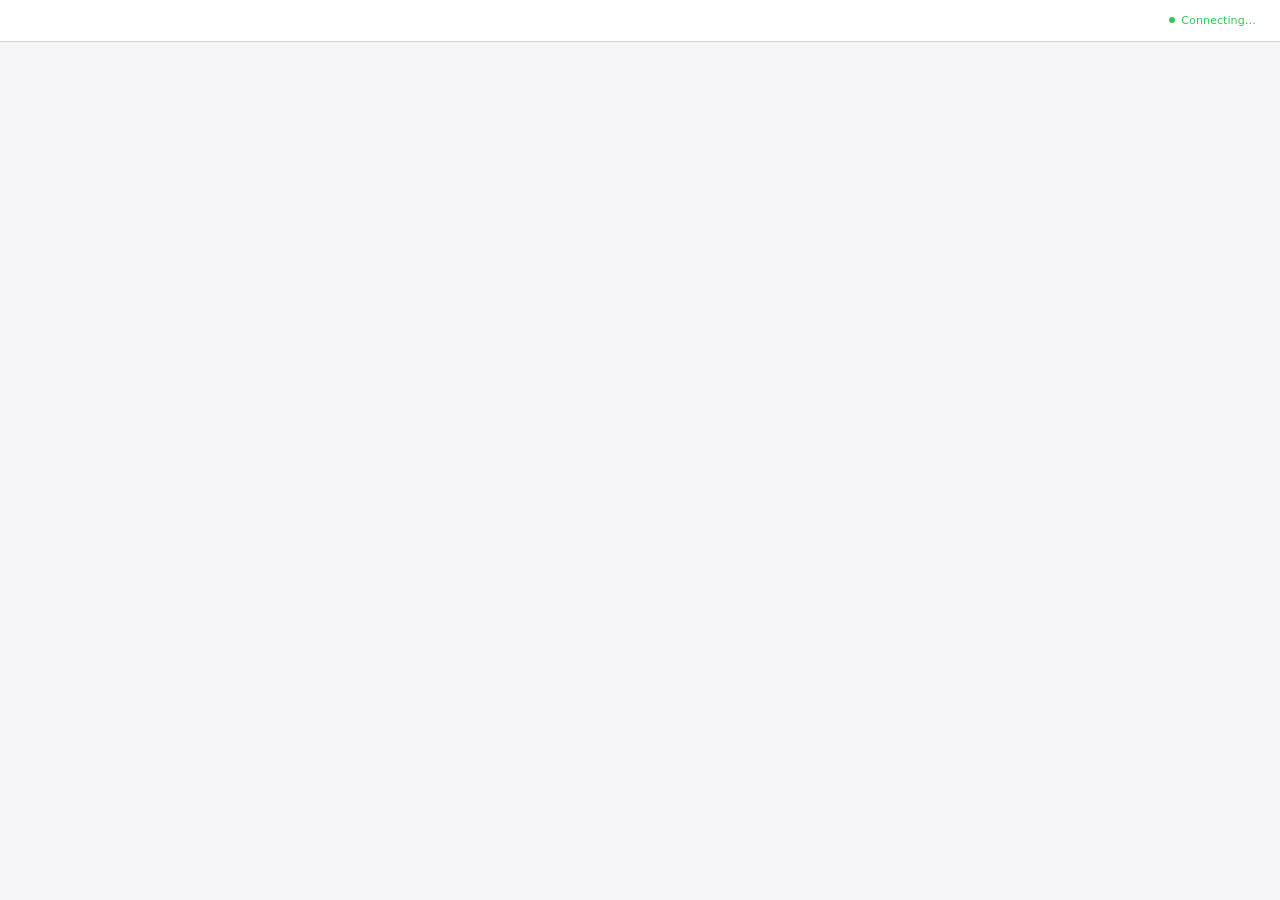
<file: .claude/skills/brainstorming/scripts/frame-template.html>
<!DOCTYPE html>
<html>
<head>
  <meta charset="utf-8">
  <title>Superpowers Brainstorming</title>
  <style>
    /*
     * BRAINSTORM COMPANION FRAME TEMPLATE
     *
     * This template provides a consistent frame with:
     * - OS-aware light/dark theming
     * - Header branding and connection status
     * - Scrollable main content area
     * - CSS helpers for common UI patterns
     *
     * Content is injected via placeholder comment in #frame-content.
     */

    * { box-sizing: border-box; margin: 0; padding: 0; }
    html, body { height: 100%; overflow: hidden; }

    /* ===== THEME VARIABLES ===== */
    :root {
      --bg-primary: #f5f5f7;
      --bg-secondary: #ffffff;
      --bg-tertiary: #e5e5e7;
      --border: #d1d1d6;
      --text-primary: #1d1d1f;
      --text-secondary: #86868b;
      --text-tertiary: #aeaeb2;
      --accent: #0071e3;
      --accent-hover: #0077ed;
      --success: #34c759;
      --warning: #ff9f0a;
      --error: #ff3b30;
      --selected-bg: #e8f4fd;
      --selected-border: #0071e3;
    }

    @media (prefers-color-scheme: dark) {
      :root {
        --bg-primary: #1d1d1f;
        --bg-secondary: #2d2d2f;
        --bg-tertiary: #3d3d3f;
        --border: #424245;
        --text-primary: #f5f5f7;
        --text-secondary: #86868b;
        --text-tertiary: #636366;
        --accent: #0a84ff;
        --accent-hover: #409cff;
        --selected-bg: rgba(10, 132, 255, 0.15);
        --selected-border: #0a84ff;
      }
    }

    body {
      font-family: system-ui, -apple-system, BlinkMacSystemFont, sans-serif;
      background: var(--bg-primary);
      color: var(--text-primary);
      display: flex;
      flex-direction: column;
      line-height: 1.5;
    }

    /* ===== FRAME STRUCTURE ===== */
    .brand { display: flex; align-items: center; min-width: 0; overflow: hidden; color: var(--text-secondary); line-height: 1; }
    .brand a { color: inherit; text-decoration: none; display: flex; align-items: center; gap: 0.5rem; min-width: 0; max-width: 100%; line-height: 1; }
    .brand-copy { display: block; min-width: 0; overflow: hidden; text-overflow: ellipsis; white-space: nowrap; line-height: 1; transform: translateY(-1px); }
    .brand-logo { display: block; height: 1em; width: auto; max-width: 180px; flex-shrink: 0; filter: invert(1); }
    @media (prefers-color-scheme: dark) {
      .brand-logo { filter: none; }
    }
    .status { font-size: 0.7rem; color: var(--status-color, var(--success)); display: flex; align-items: center; gap: 0.4rem; justify-self: end; white-space: nowrap; line-height: 1; }
    .status::before { content: ''; width: 6px; height: 6px; background: var(--status-color, var(--success)); border-radius: 50%; }

    .main { flex: 1; overflow-y: auto; }
    #frame-content { padding: 2rem; min-height: 100%; }

    .header {
      background: var(--bg-secondary);
      border-bottom: 1px solid var(--border);
      padding: 0.5rem 1.5rem;
      flex-shrink: 0;
      display: grid;
      grid-template-columns: minmax(0, 1fr) auto;
      align-items: center;
      gap: 1rem;
      min-height: 42px;
    }
    .header .brand { justify-self: start; width: 100%; font-size: 0.75rem; line-height: 1; }
    .header .status { grid-column: 2; line-height: 1; }
    .header span {
      font-size: 0.75rem;
      color: var(--text-secondary);
    }
    .header .selected-text {
      color: var(--accent);
      font-weight: 500;
    }

    /* ===== TYPOGRAPHY ===== */
    h2 { font-size: 1.5rem; font-weight: 600; margin-bottom: 0.5rem; }
    h3 { font-size: 1.1rem; font-weight: 600; margin-bottom: 0.25rem; }
    .subtitle { color: var(--text-secondary); margin-bottom: 1.5rem; }
    .section { margin-bottom: 2rem; }
    .label { font-size: 0.7rem; color: var(--text-secondary); text-transform: uppercase; letter-spacing: 0.05em; margin-bottom: 0.5rem; }

    /* ===== OPTIONS (for A/B/C choices) ===== */
    .options { display: flex; flex-direction: column; gap: 0.75rem; }
    .option {
      background: var(--bg-secondary);
      border: 2px solid var(--border);
      border-radius: 12px;
      padding: 1rem 1.25rem;
      cursor: pointer;
      transition: all 0.15s ease;
      display: flex;
      align-items: flex-start;
      gap: 1rem;
    }
    .option:hover { border-color: var(--accent); }
    .option.selected { background: var(--selected-bg); border-color: var(--selected-border); }
    .option .letter {
      background: var(--bg-tertiary);
      color: var(--text-secondary);
      width: 1.75rem; height: 1.75rem;
      border-radius: 6px;
      display: flex; align-items: center; justify-content: center;
      font-weight: 600; font-size: 0.85rem; flex-shrink: 0;
    }
    .option.selected .letter { background: var(--accent); color: white; }
    .option .content { flex: 1; }
    .option .content h3 { font-size: 0.95rem; margin-bottom: 0.15rem; }
    .option .content p { color: var(--text-secondary); font-size: 0.85rem; margin: 0; }

    /* ===== CARDS (for showing designs/mockups) ===== */
    .cards { display: grid; grid-template-columns: repeat(auto-fit, minmax(280px, 1fr)); gap: 1rem; }
    .card {
      background: var(--bg-secondary);
      border: 1px solid var(--border);
      border-radius: 12px;
      overflow: hidden;
      cursor: pointer;
      transition: all 0.15s ease;
    }
    .card:hover { border-color: var(--accent); transform: translateY(-2px); box-shadow: 0 4px 12px rgba(0,0,0,0.1); }
    .card.selected { border-color: var(--selected-border); border-width: 2px; }
    .card-image { background: var(--bg-tertiary); aspect-ratio: 16/10; display: flex; align-items: center; justify-content: center; }
    .card-body { padding: 1rem; }
    .card-body h3 { margin-bottom: 0.25rem; }
    .card-body p { color: var(--text-secondary); font-size: 0.85rem; }

    /* ===== MOCKUP CONTAINER ===== */
    .mockup {
      background: var(--bg-secondary);
      border: 1px solid var(--border);
      border-radius: 12px;
      overflow: hidden;
      margin-bottom: 1.5rem;
    }
    .mockup-header {
      background: var(--bg-tertiary);
      padding: 0.5rem 1rem;
      font-size: 0.75rem;
      color: var(--text-secondary);
      border-bottom: 1px solid var(--border);
    }
    .mockup-body { padding: 1.5rem; }

    /* ===== SPLIT VIEW (side-by-side comparison) ===== */
    .split { display: grid; grid-template-columns: 1fr 1fr; gap: 1.5rem; }
    @media (max-width: 700px) { .split { grid-template-columns: 1fr; } }

    /* ===== PROS/CONS ===== */
    .pros-cons { display: grid; grid-template-columns: 1fr 1fr; gap: 1rem; margin: 1rem 0; }
    .pros, .cons { background: var(--bg-secondary); border-radius: 8px; padding: 1rem; }
    .pros h4 { color: var(--success); font-size: 0.85rem; margin-bottom: 0.5rem; }
    .cons h4 { color: var(--error); font-size: 0.85rem; margin-bottom: 0.5rem; }
    .pros ul, .cons ul { margin-left: 1.25rem; font-size: 0.85rem; color: var(--text-secondary); }
    .pros li, .cons li { margin-bottom: 0.25rem; }

    /* ===== PLACEHOLDER (for mockup areas) ===== */
    .placeholder {
      background: var(--bg-tertiary);
      border: 2px dashed var(--border);
      border-radius: 8px;
      padding: 2rem;
      text-align: center;
      color: var(--text-tertiary);
    }

    /* ===== INLINE MOCKUP ELEMENTS ===== */
    .mock-nav { background: var(--accent); color: white; padding: 0.75rem 1rem; display: flex; gap: 1.5rem; font-size: 0.9rem; }
    .mock-sidebar { background: var(--bg-tertiary); padding: 1rem; min-width: 180px; }
    .mock-content { padding: 1.5rem; flex: 1; }
    .mock-button { background: var(--accent); color: white; border: none; padding: 0.5rem 1rem; border-radius: 6px; font-size: 0.85rem; }
    .mock-input { background: var(--bg-primary); border: 1px solid var(--border); border-radius: 6px; padding: 0.5rem; width: 100%; }
  </style>
</head>
<body>
  <div class="header">
    <!-- BRANDING -->
    <div class="status">Connecting…</div>
  </div>

  <div class="main">
    <div id="frame-content">
      <!-- CONTENT -->
    </div>
  </div>

</body>
</html>
</file>
